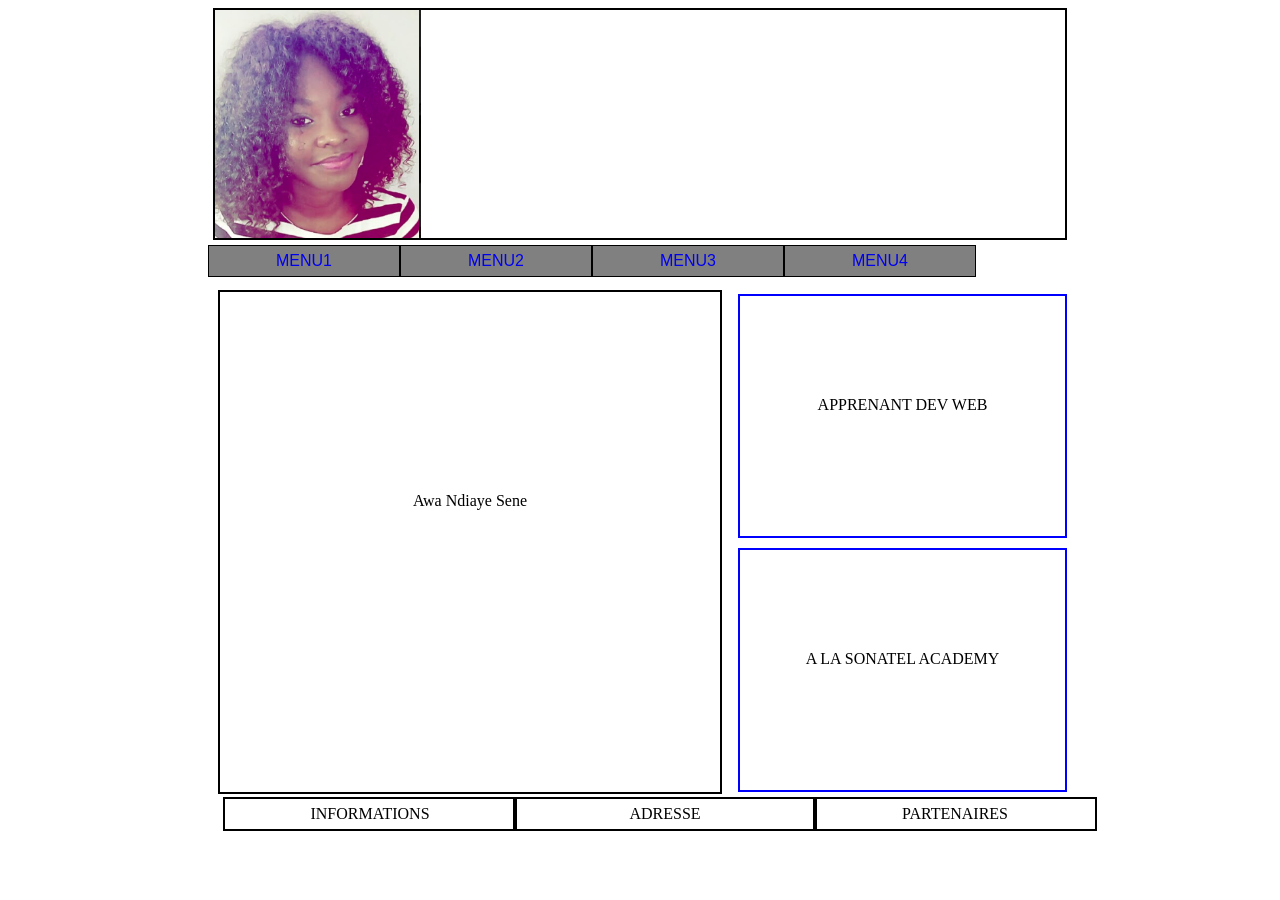
<file: projet1div/tuto1.html>
<html>
  <head>
        <meta charset="utf-8">
          <meta name="viewport" content="width-device-width, initial-scale=1.0">
    <title>INTRODUCTION SUR HTML</title>
    <link rel="stylesheet" type="text/css"  href="tuto1.css">
  </head>
  <body>
      <div id="nav">
            <div id="tete"><img class="photo" src="cv1.png" alt="myself">
            </div>


            <div id="menu"> 
                <ul>
                    <li >
                            <a href="#">MENU1</a>
                            <ul>
                                <li><a href="#">Sous Menu 1</a></li>
                                <li><a href="#">Sous Menu 2</a></li>
                                <li><a href="#">Sous Menu 3</a></li>
                                <li><a href="#">Sous Menu 4</a></li>
                            </ul>
                    </li>
                    <li>
                            <a href="#">MENU2</a>
                            <ul>
                                <li><a href="#">Sous Menu 1</a></li>
                                <li><a href="#">Sous Menu 2</a></li>
                                <li><a href="#">Sous Menu 3</a></li>
                                <li><a href="#">Sous Menu 4</a></li>
                            </ul>
                    </li>
                    <li>
                            <a href="#">MENU3</a>
                            <ul>
                                <li><a href="#">Sous Menu 1</a></li>
                                <li><a href="#">Sous Menu 2</a></li>
                                <li><a href="#">Sous Menu 3</a></li>
                                <li><a href="#">Sous Menu 4</a></li>
                            </ul>
                    </li>
                    <li>
                            <a href="#">MENU4</a>
                            <ul>
                                <li><a href="#">Sous Menu 1</a></li>
                                <li><a href="#">Sous Menu 2</a></li>
                                <li><a href="#">Sous Menu 3</a></li>
                                <li><a href="#">Sous Menu 4</a></li>
                            </ul>
                    </li>
                </ul>
            </div>

            <div id="section" >
                <div id="gauche">  <p id="p1">Awa Ndiaye Sene</p> </div>
                <div id="droite1"> <p id="p2">APPRENANT DEV WEB</p> </div>
                <div id="droite2">  <p id="p3">A LA SONATEL ACADEMY</p> </div>


            </div>

            <div id="bas">
                <div id="b1"> ADRESSE</div>
                <div id="b2"> INFORMATIONS</div>
                <div id="b3"> PARTENAIRES</div>
            </div>

      </div>
    
  </body>
</html>
</file>
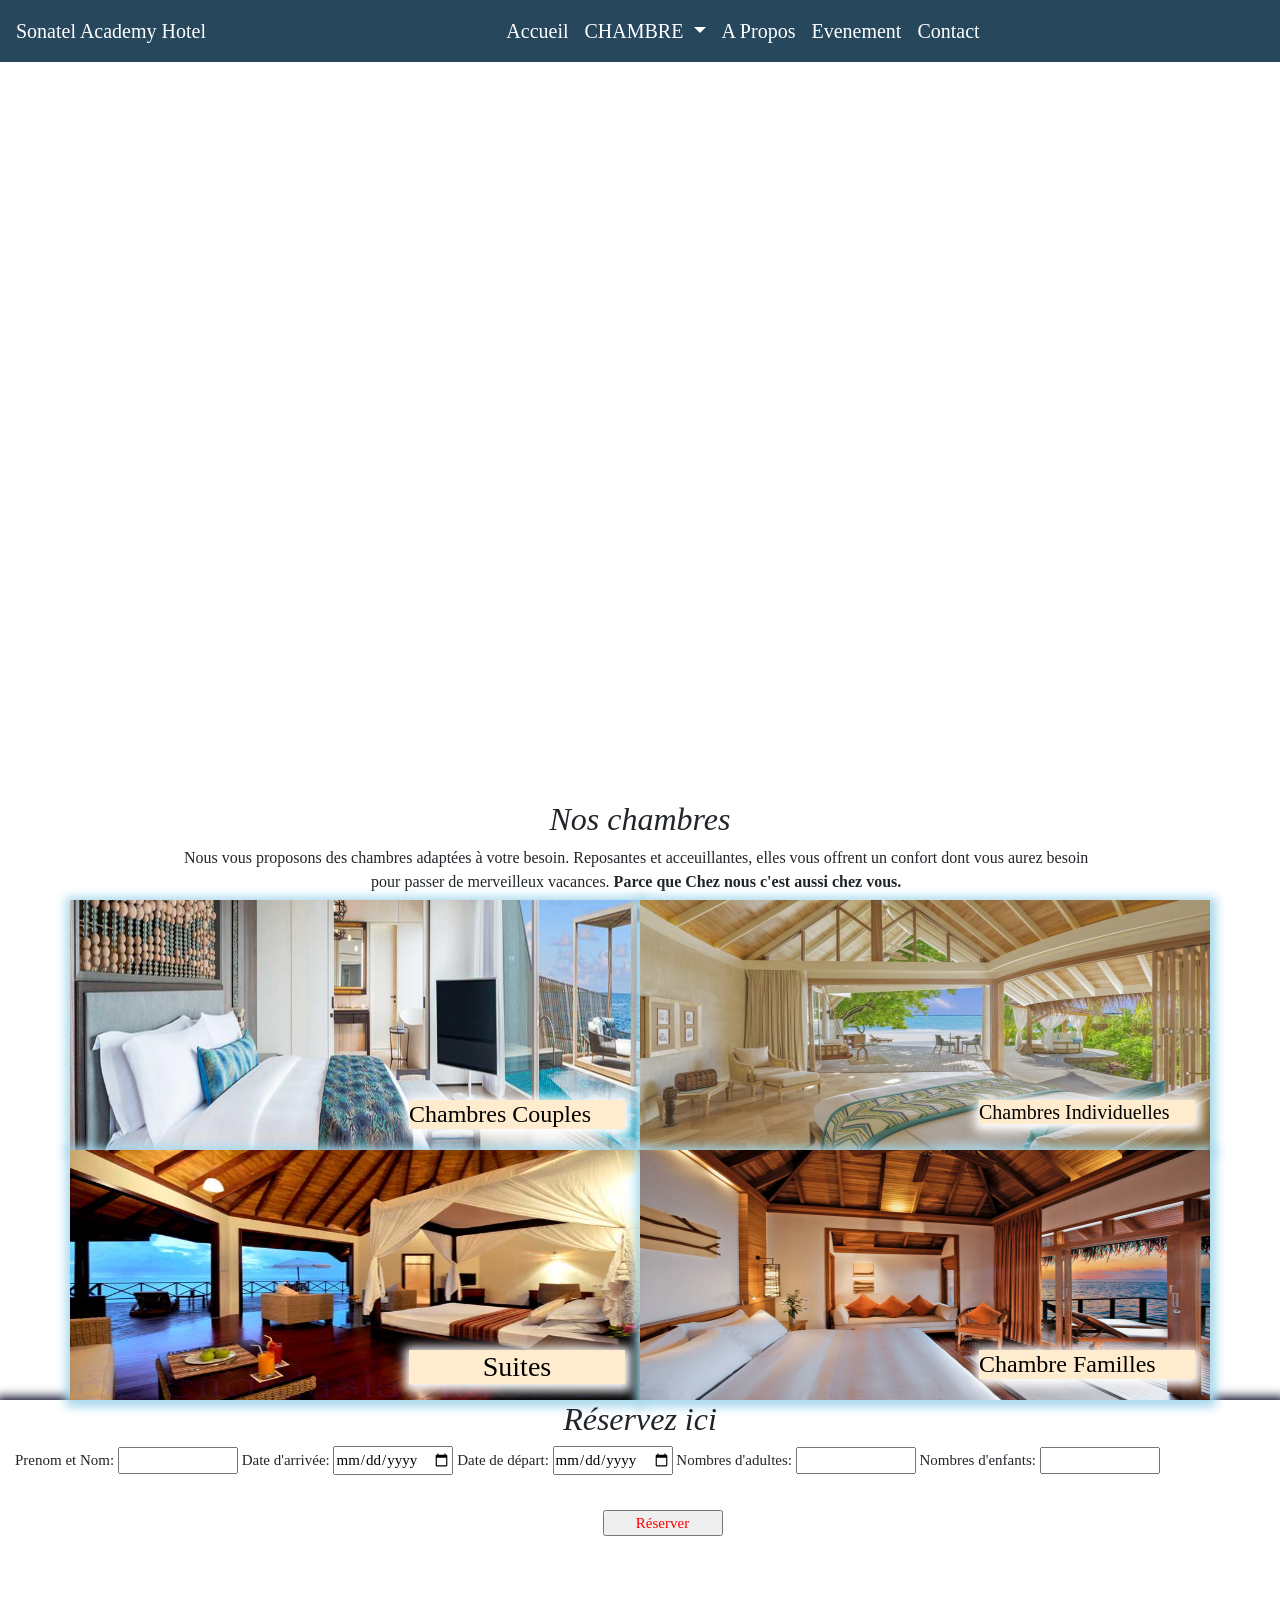
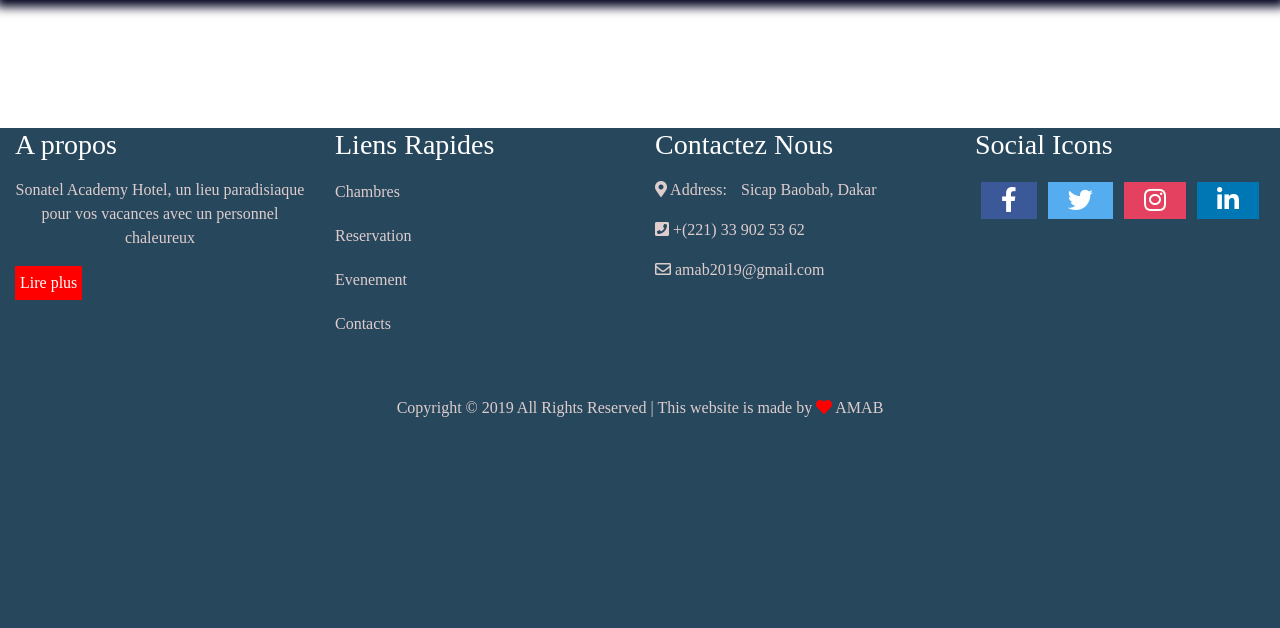
<file: projet2hotel/chambres.html>
<!DOCTYPE html>
<head>
<meta charset="UTF-8">
<meta name="viewport" content="width=device-width, initial-scale=1.0">
<meta http-equiv="X-UA-Compatible" content="ie=edge">
<link rel="stylesheet" href="https://use.fontawesome.com/releases/v5.8.1/css/all.css" integrity="sha384-50oBUHEmvpQ+1lW4y57PTFmhCaXp0ML5d60M1M7uH2+nqUivzIebhndOJK28anvf" crossorigin="anonymous">
<link rel="stylesheet" href="css/css.css">
<link rel="stylesheet" href="css/map.css">
<link rel="stylesheet" href="css/bootstrap.min.css">



<title>Sonatel Academy hotel</title>
</head>
<body>
        <div id="page">
                <header>
                    <nav class="navbar navbar-expand-lg navbar-light  fixed-top header">
                        <a class="navbar-brand" href="index.html" style="color:white">Sonatel Academy Hotel</a>
                            <button class="navbar-toggler" type="button" data-toggle="collapse" data-target="#navbarNavDropdown" aria-controls="navbarNavDropdown" aria-expanded="false" aria-label="Toggle navigation">
                                <span class="navbar-toggler-icon"></span>
                    
                            </button>
                        <div class="collapse navbar-collapse" id="navbarNavDropdown">
                            <ul class="navbar-nav">
                                <li class="nav-item active">
                                    <a class="nav-link" href="index.html" style="color:white">Accueil <span class="sr-only">(current)</span></a>
                                </li>
        
                                <li class="nav-item dropdown">
                                    <a class="nav-link dropdown-toggle" style="color:white" href="chambres.html" id="navbarDropdownMenuLink" role="button" data-toggle="dropdown" aria-haspopup="true" aria-expanded="false">
                                            CHAMBRE
                                    </a>
                                    <div class="dropdown-menu" aria-labelledby="navbarDropdownMenuLink">
                                    <a class="dropdown-item" href="chambres.html" style="color:red; opacity:0.4;">Chambres</a>
                                    <a class="dropdown-item" href="suites.html" >Suites</a>
                                    <a class="dropdown-item" href="individuelles.html" >Chambres Individuelles</a>
                                    <a class="dropdown-item" href="familles.html" >Chambres Familles</a>
                                    <a class="dropdown-item" href="couples.html" >Chambres Couples</a>
                                    </div>
                                </li>
        
                                <li class="nav-item">
                                    <a class="nav-link" href="about.html" style="color:white">A Propos</a>
                                </li>
        
                                <li class="nav-item">
                                    <a class="nav-link" href="evenn.html" style="color:white">Evenement</a>
                                </li>
        
                                <li class="nav-item">
                                <a class="nav-link" href="contact.html" style="color:white">Contact</a>
                                </li>
                            </ul>   
                        </div>
                    </nav>
                </header> 
                
                <section>
            <!-- slider-->
                    <div class="slider">
                        <div class="load">
        
                        </div>
        
                    <div class="content">
                        <div class="principal">
                            <h1>BIENVENUE</h1>
                            <p>Chez Nous, Faites Comme Chez Vous !</p>
                        </div>
                    </div>
                </section>
        <div class="container descriptif">
    <h2 class="titre" >Nos chambres</h2>
    <div class=" row ">
        <p class="col-md-10 noschambres">
        Nous vous proposons des chambres adaptées à votre besoin. 
        Reposantes et acceuillantes, elles vous offrent un confort dont vous aurez
        besoin pour passer de merveilleux vacances. 
        <strong>Parce que Chez nous c'est aussi chez vous.</strong> </p>
    </div>
    
</div>
            <div class="container rooms">
                <div class="row room">  
                    <div class="col-md-6">
                        <img class="text" src="images/couple1.jpg">
                        <h4 class="texte">Chambres Couples</h4>
                    </div>
                    <div class="col-md-6">
                        <img class="text" src="images/individuelle2.jpg">
                        <h5 class="texte">Chambres Individuelles</h5>
                    </div>
                </div>
                    <div class="row room"> 
                            <div class="col-md-6">
                                <img class="text" src="images/suite3.jpg">
                                <h3 class="texte" style="text-align:center">Suites</h3>
                        </div>
                    <div class="col-md-6">
                        <img class="text" src="images/famille4.jpg">
                        <h4 class="texte">Chambre Familles</h4>
                    </div>
                </div>
                    
                
            </div>
        </div>
        <div class="container-fluid reservation">
                <h2 class="titre">Réservez ici</h2>
                <form method="post" action="#">
                    <label for="prenom_nom">Prenom et Nom:</label>
                    <input type="text" name="prenom_nom" id="prenom_nom" class="reserver">
                    <label for="arrivée">Date d'arrivée:</label>
                    <input type="date" name="arrivée" id="arrivée" class="reserver">
                    <label for="départ">Date de départ:</label>
                    <input type="date" name="départ" id="départ" class="reserver">
                    <label for="adulte">Nombres d'adultes:</label>
                    <input type="number" name="adulte" id="adulte" class="reserver">
                    <label for="enfants">Nombres d'enfants:</label>
                    <input type="number" name="enfants" id="enfants" class="reserver"><br>
                    <input type="submit" value="Réserver" id="reserver">
                </form>
            </div>
            <div class="container-fluid pied" >
                <footer >
                        <div class="row">
                                <div class="col-xs-12 col-sm-6 col-md-3 foot1"><h3 class="h3-foot">A propos</h3><p>
                                </p>
                                <div class="box-readmore">
                                    <p style="text-align: center">Sonatel Academy Hotel, un lieu paradisiaque pour vos vacances avec un personnel 
                                        chaleureux
                                    </p>
                                    <button><a href="about.html">Lire plus</a></button>
                                </div>
                            </div>
        
                            <div class="col-xs-12 col-sm-6 col-md-3 foot2"><h3 class="h3-foot">Liens Rapides</h3>
                                <a href="chambres.html">Chambres</a>
                                <a href="chambres.html">Reservation</a>
                                <a href="evenn.html">Evenement</a>
                                <a href="contact.html">Contacts</a>
                            </div>
        
                            <div class="col-xs-12 col-sm-6 col-md-3 foot3" style="background: #27475d;"><h3 class="h3-foot">Contactez Nous</h3>
                                <div class="addressayssat"><p></p><i class="fas fa-map-marker-alt"></i> Address: <a href="https://www.google.com/maps/place/Sonatel+Academy/@14.6861967,-17.4673577,14z/data=!4m8!1m2!2m1!1ssonatel+academy!3m4!1s0x0:0x28904a1f98c71dc5!8m2!3d14.7031961!4d-17.4690557">Sicap Baobab, Dakar</a></p></div>
                                <div class="callawa"><p><i class="fas fa-phone-square"></i> +(221) 33 902 53 62</p></div>
                                <div class="emailmaodo"><p><i class="far fa-envelope"></i><a href="amab2019@gmail.com"> amab2019@gmail.com</a></p></div>
                            </div>
        
                                <div class="col-xs-12 col-sm-6 col-md-3 foot4" style="background: #27475d;">
                                    <div><h3 class="h3-foot">Social Icons</h3></div>
                                        <div class="social-icons">
                                            <ul>
                    
                                                <li><a href="#"><i class="fab fa-facebook-f"></i></a></li>
                                                <li><a href="#"><i class="fab fa-twitter"></i></a></li>
                                                <li><a href="#"><i class="fab fa-instagram"></i></a></li>
                                                <li><a href="#"><i class="fab fa-linkedin-in"></i></a></li>                                 
                                            </ul>
                                        </div>
                                      
                                </div>
                              
                        </div>
                        <div class="copyright" style="background: #27475d;"><p class="droits" style="background: #27475d;">Copyright © 2019 All Rights Reserved | This website is made by <span class="icehearth"> <i class="fas fa-heart"></i></span><span><a href="AMAB"> AMAB</a></span> </p></div>  
                </footer>
            </div>
            </div>    
        
            <script src="https://code.jquery.com/jquery-3.3.1.slim.min.js" integrity="sha384-q8i/X+965DzO0rT7abK41JStQIAqVgRVzpbzo5smXKp4YfRvH+8abtTE1Pi6jizo" crossorigin="anonymous"></script>
            <script src="https://cdnjs.cloudflare.com/ajax/libs/popper.js/1.14.7/umd/popper.min.js" integrity="sha384-UO2eT0CpHqdSJQ6hJty5KVphtPhzWj9WO1clHTMGa3JDZwrnQq4sF86dIHNDz0W1" crossorigin="anonymous"></script>
            <script src="https://stackpath.bootstrapcdn.com/bootstrap/4.3.1/js/bootstrap.min.js" integrity="sha384-JjSmVgyd0p3pXB1rRibZUAYoIIy6OrQ6VrjIEaFf/nJGzIxFDsf4x0xIM+B07jRM" crossorigin="anonymous"></script>
                
            
            </body>
            </html>
</file>
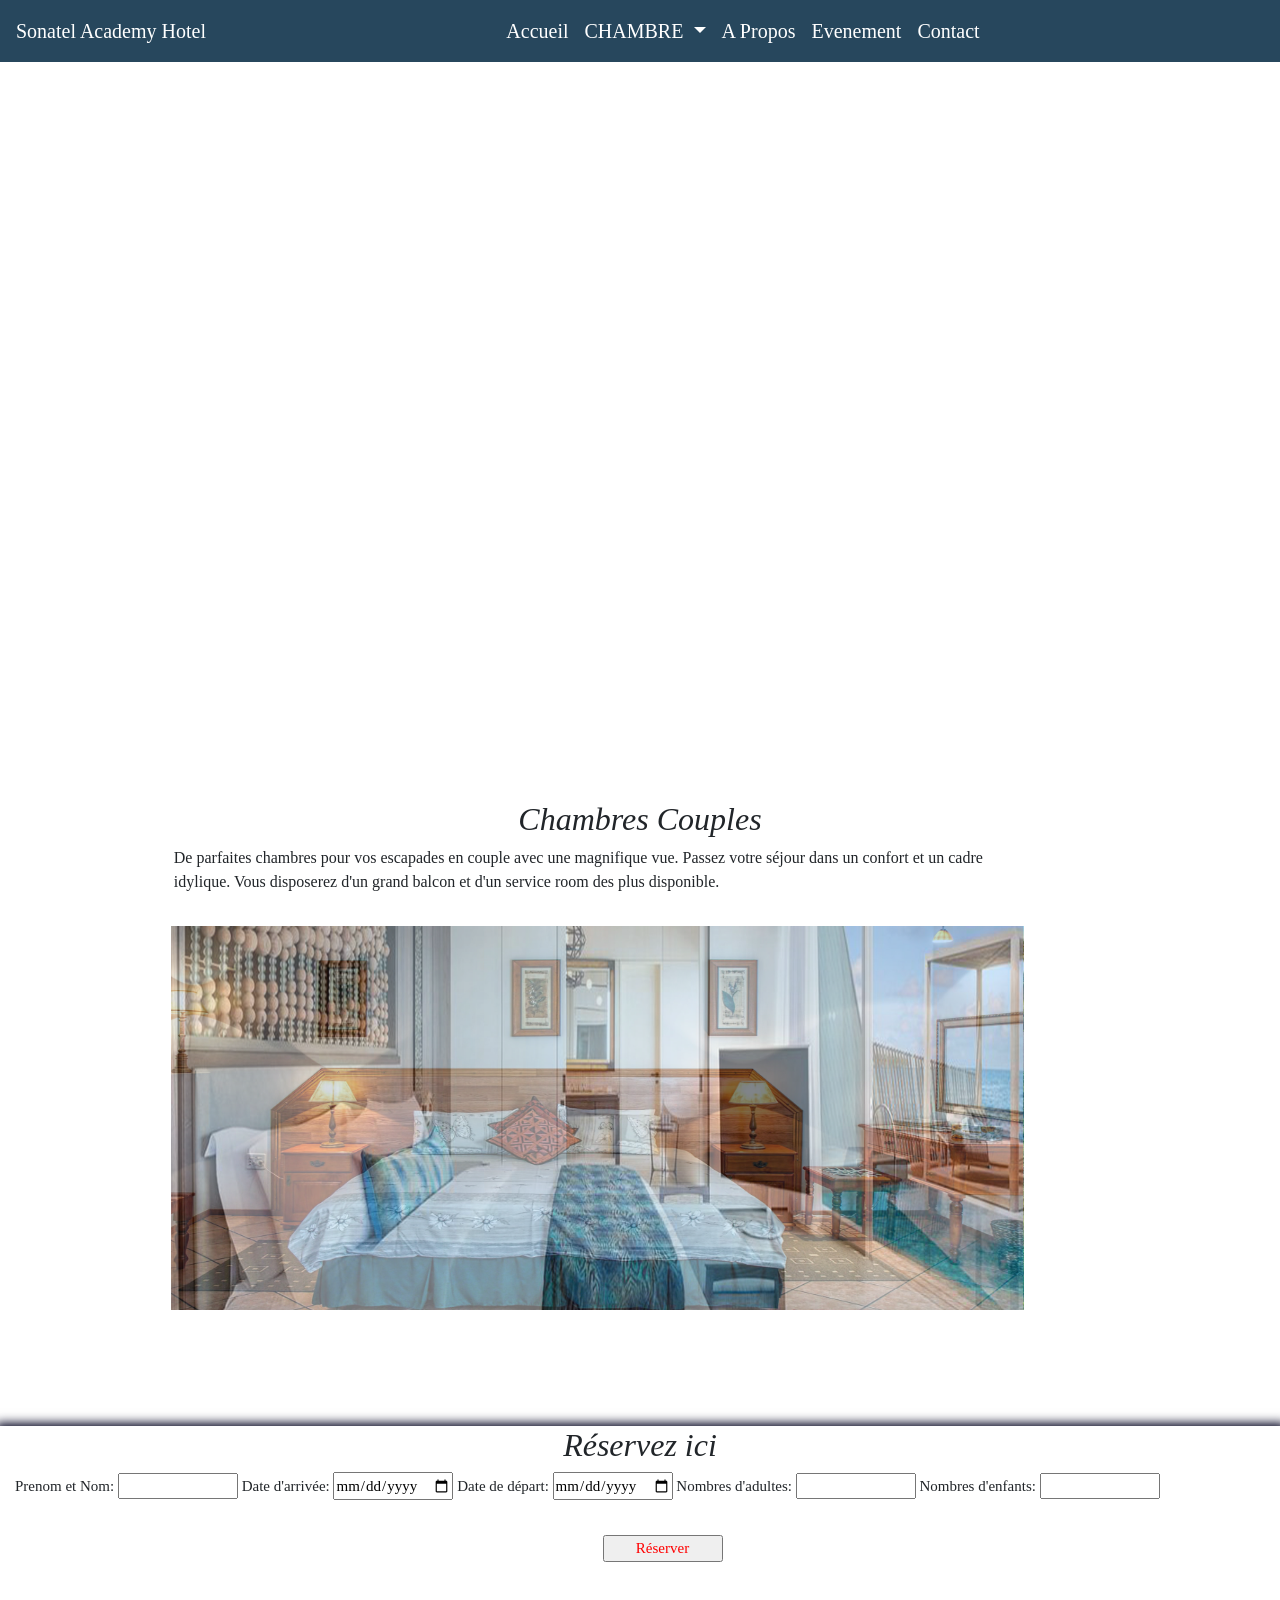
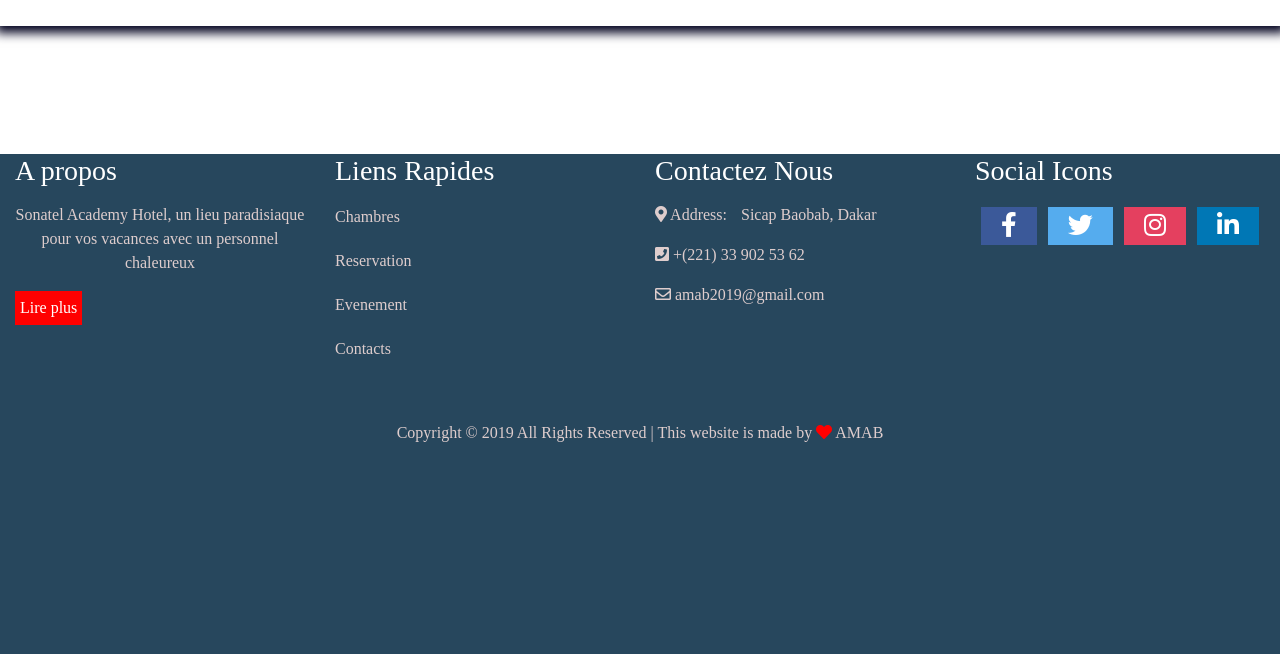
<file: projet2hotel/couples.html>
<!DOCTYPE html>
    <head>
        <meta charset="UTF-8">
        <meta name="viewport" content="width=device-width, initial-scale=1.0">
        <meta http-equiv="X-UA-Compatible" content="ie=edge">
        <link rel="stylesheet" href="https://use.fontawesome.com/releases/v5.8.1/css/all.css" integrity="sha384-50oBUHEmvpQ+1lW4y57PTFmhCaXp0ML5d60M1M7uH2+nqUivzIebhndOJK28anvf" crossorigin="anonymous">
        <link rel="stylesheet" href="css/css.css">
        <link rel="stylesheet" href="css/map.css">
        <link rel="stylesheet" href="css/bootstrap.min.css">
        
    
    
        <title>Sonatel Academy hotel</title>
    </head>
    <body>
            <div id="page">
                    <header>
                        <nav class="navbar navbar-expand-lg navbar-light  fixed-top header">
                            <a class="navbar-brand" href="index.html" style="color:white">Sonatel Academy Hotel</a>
                                <button class="navbar-toggler" type="button" data-toggle="collapse" data-target="#navbarNavDropdown" aria-controls="navbarNavDropdown" aria-expanded="false" aria-label="Toggle navigation">
                                    <span class="navbar-toggler-icon"></span>
                        
                                </button>
                            <div class="collapse navbar-collapse" id="navbarNavDropdown">
                                <ul class="navbar-nav">
                                    <li class="nav-item active">
                                        <a class="nav-link" href="index.html" style="color:white">Accueil <span class="sr-only">(current)</span></a>
                                    </li>
            
                                    <li class="nav-item dropdown">
                                        <a class="nav-link dropdown-toggle" style="color:white" href="chambres.html" id="navbarDropdownMenuLink" role="button" data-toggle="dropdown" aria-haspopup="true" aria-expanded="false">
                                                CHAMBRE
                                        </a>
                                        <div class="dropdown-menu" aria-labelledby="navbarDropdownMenuLink">
                                        <a class="dropdown-item" href="chambres.html" style="color:red; opacity:0.4;">Chambres</a>
                                        <a class="dropdown-item" href="suites.html" >Suites</a>
                                        <a class="dropdown-item" href="individuelles.html" >Chambres Individuelles</a>
                                        <a class="dropdown-item" href="familles.html" >Chambres Familles</a>
                                        <a class="dropdown-item" href="couples.html" >Chambres Couples</a>
                                        </div>
                                    </li>
            
                                    <li class="nav-item">
                                        <a class="nav-link" href="about.html" style="color:white">A Propos</a>
                                    </li>
            
                                    <li class="nav-item">
                                        <a class="nav-link" href="evenn.html" style="color:white">Evenement</a>
                                    </li>
            
                                    <li class="nav-item">
                                    <a class="nav-link" href="contact.html" style="color:white">Contact</a>
                                    </li>
                                </ul>   
                            </div>
                        </nav>
                    </header> 
                    
                    <section>
                <!-- slider-->
                        <div class="slider">
                            <div class="load">
            
                            </div>
            
                        <div class="content">
                            <div class="principal">
                                <h1>BIENVENUE</h1>
                                <p>Chez Nous, Faites Comme Chez Vous !</p>
                            </div>
                        </div>
                    </section>
       
                     <div class="container descriptif">
                    <h2 class="titre">Chambres Couples</h2>
                    <p>De parfaites chambres pour vos escapades en couple avec une magnifique vue.
                        Passez votre séjour dans un confort et un cadre idylique.
                        Vous disposerez d'un grand balcon et d'un service room des plus
                        disponible.


                    </p>
                </div>
                            <div class="container-fluid offres">
                                <div class="row " id="diapo">  
                                    <figure class="col-md-8 ">
                                        <img src="images/couple1.jpg" id="img_4" class="images">
                                        <img src="images/couple2.jpg"  id="img_3" class="images">
                                        <img src="images/couple3.jpg" id="img_2" class="images">
                                        <img src="images/couple4.jpg" id="img_1" class="images">
                                    </figure>
                                  
                                </div>
                            </div>
                        </div>
                        <div class="container-fluid reservation">
                            <h2 class="titre">Réservez ici</h2>
                            <form method="post" action="#">
                                <label for="prenom_nom">Prenom et Nom:</label>
                                <input type="text" name="prenom_nom" id="prenom_nom" class="reserver">
                                <label for="arrivée">Date d'arrivée:</label>
                                <input type="date" name="arrivée" id="arrivée" class="reserver">
                                <label for="départ">Date de départ:</label>
                                <input type="date" name="départ" id="départ" class="reserver">
                                <label for="adulte">Nombres d'adultes:</label>
                                <input type="number" name="adulte" id="adulte" class="reserver">
                                <label for="enfants">Nombres d'enfants:</label>
                                <input type="number" name="enfants" id="enfants" class="reserver"><br>
                                <input type="submit" value="Réserver" id="reserver">
                            </form>
                        </div>
                        <div class="container-fluid pied" >
                            <footer >
                                    <div class="row">
                                            <div class="col-xs-12 col-sm-6 col-md-3 foot1"><h3 class="h3-foot">A propos</h3><p>
                                            </p>
                                            <div class="box-readmore">
                                                <p style="text-align: center">Sonatel Academy Hotel, un lieu paradisiaque pour vos vacances avec un personnel 
                                                    chaleureux
                                                </p>
                                                <button><a href="about.html">Lire plus</a></button>
                                            </div>
                                        </div>
                    
                                        <div class="col-xs-12 col-sm-6 col-md-3 foot2"><h3 class="h3-foot">Liens Rapides</h3>
                                            <a href="chambres.html">Chambres</a>
                                            <a href="chambres.html">Reservation</a>
                                            <a href="evenn.html">Evenement</a>
                                            <a href="contact.html">Contacts</a>
                                        </div>
                    
                                        <div class="col-xs-12 col-sm-6 col-md-3 foot3" style="background: #27475d;"><h3 class="h3-foot">Contactez Nous</h3>
                                            <div class="addressayssat"><p></p><i class="fas fa-map-marker-alt"></i> Address: <a href="https://www.google.com/maps/place/Sonatel+Academy/@14.6861967,-17.4673577,14z/data=!4m8!1m2!2m1!1ssonatel+academy!3m4!1s0x0:0x28904a1f98c71dc5!8m2!3d14.7031961!4d-17.4690557">Sicap Baobab, Dakar</a></p></div>
                                            <div class="callawa"><p><i class="fas fa-phone-square"></i> +(221) 33 902 53 62</p></div>
                                            <div class="emailmaodo"><p><i class="far fa-envelope"></i><a href="amab2019@gmail.com"> amab2019@gmail.com</a></p></div>
                                        </div>
                    
                                            <div class="col-xs-12 col-sm-6 col-md-3 foot4" style="background: #27475d;">
                                                <div><h3 class="h3-foot">Social Icons</h3></div>
                                                    <div class="social-icons">
                                                        <ul>
                                
                                                            <li><a href="#"><i class="fab fa-facebook-f"></i></a></li>
                                                            <li><a href="#"><i class="fab fa-twitter"></i></a></li>
                                                            <li><a href="#"><i class="fab fa-instagram"></i></a></li>
                                                            <li><a href="#"><i class="fab fa-linkedin-in"></i></a></li>                                 
                                                        </ul>
                                                    </div>
                                                  
                                            </div>
                                          
                                    </div>
                                    <div class="copyright" style="background: #27475d;"><p class="droits" style="background: #27475d;">Copyright © 2019 All Rights Reserved | This website is made by <span class="icehearth"> <i class="fas fa-heart"></i></span><span><a href="AMAB"> AMAB</a></span> </p></div>  
                            </footer>
                        </div>
                        </div>    
                    
                        <script src="https://code.jquery.com/jquery-3.3.1.slim.min.js" integrity="sha384-q8i/X+965DzO0rT7abK41JStQIAqVgRVzpbzo5smXKp4YfRvH+8abtTE1Pi6jizo" crossorigin="anonymous"></script>
                        <script src="https://cdnjs.cloudflare.com/ajax/libs/popper.js/1.14.7/umd/popper.min.js" integrity="sha384-UO2eT0CpHqdSJQ6hJty5KVphtPhzWj9WO1clHTMGa3JDZwrnQq4sF86dIHNDz0W1" crossorigin="anonymous"></script>
                        <script src="https://stackpath.bootstrapcdn.com/bootstrap/4.3.1/js/bootstrap.min.js" integrity="sha384-JjSmVgyd0p3pXB1rRibZUAYoIIy6OrQ6VrjIEaFf/nJGzIxFDsf4x0xIM+B07jRM" crossorigin="anonymous"></script>
                            
                            <script src="js/jquery-3.3.1.js"></script>
                            <script src="js/script.js"></script>  
    
</body>
                        </html>
</file>
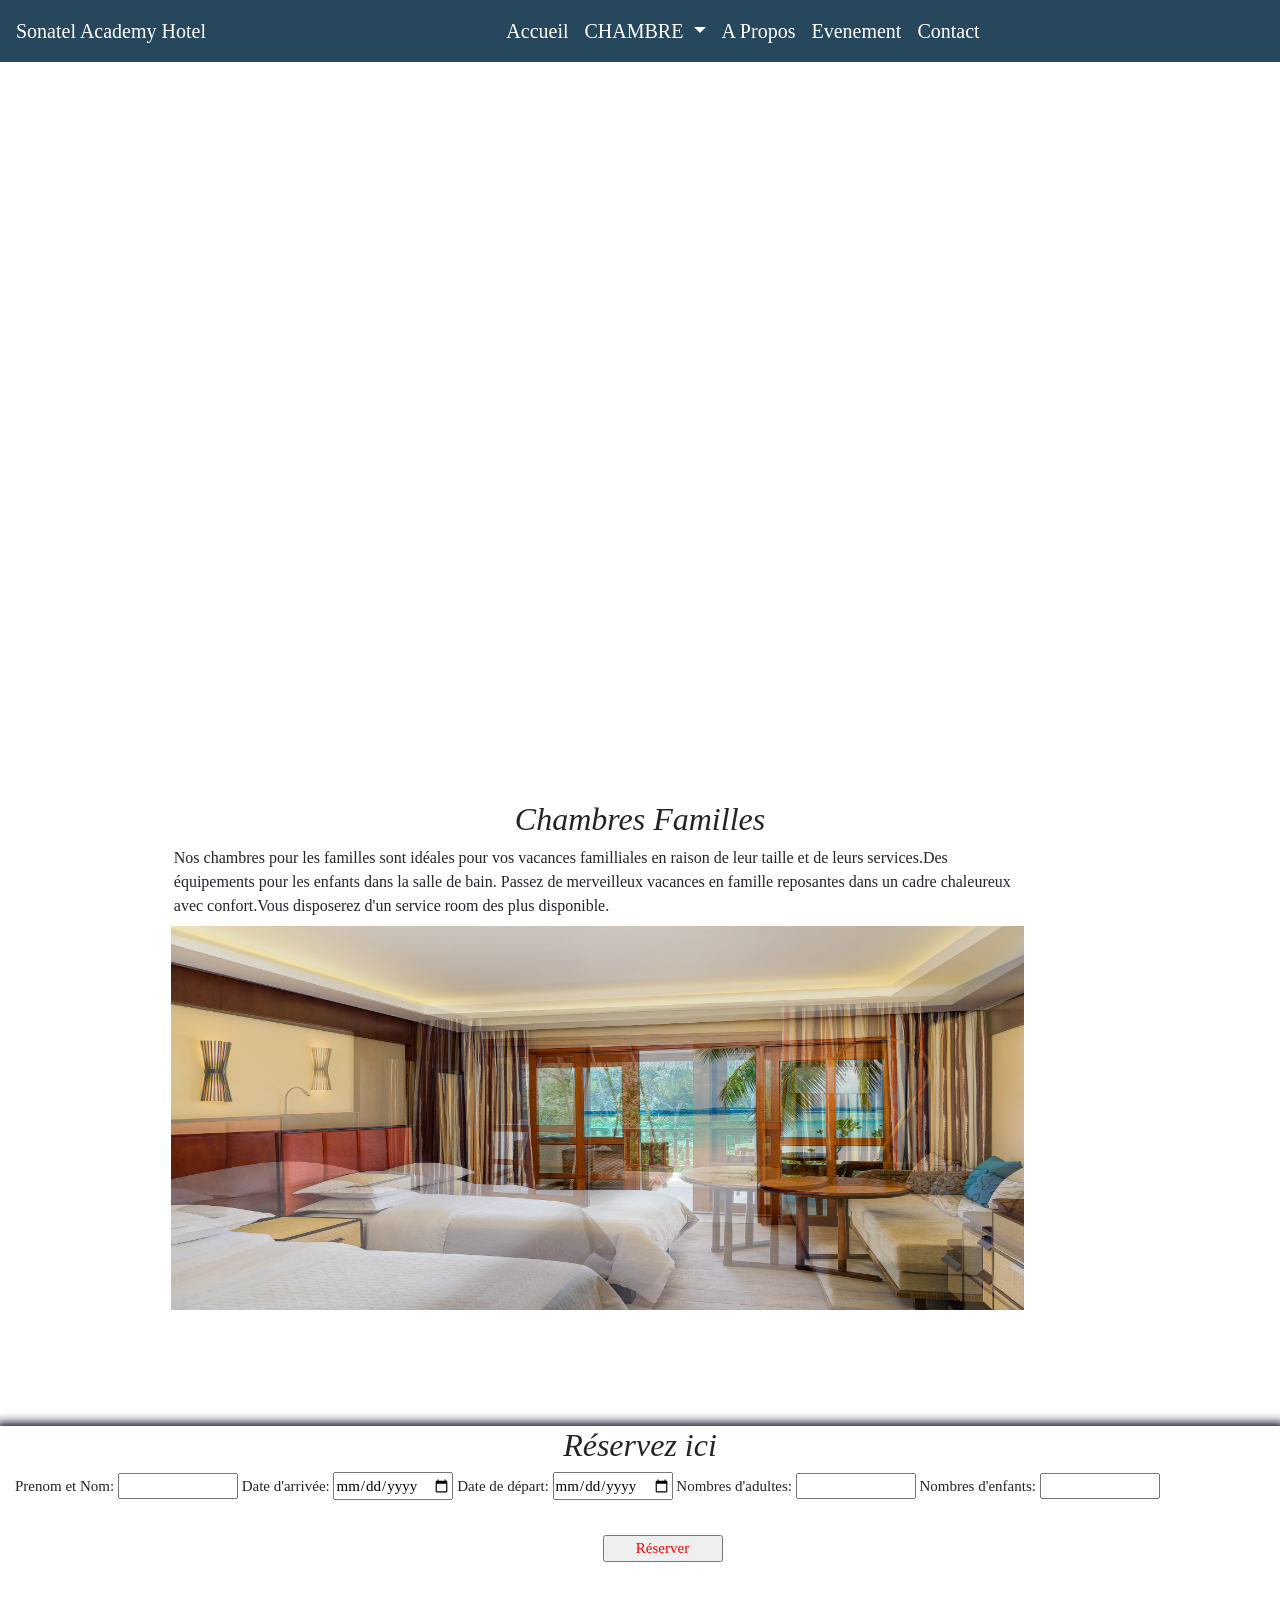
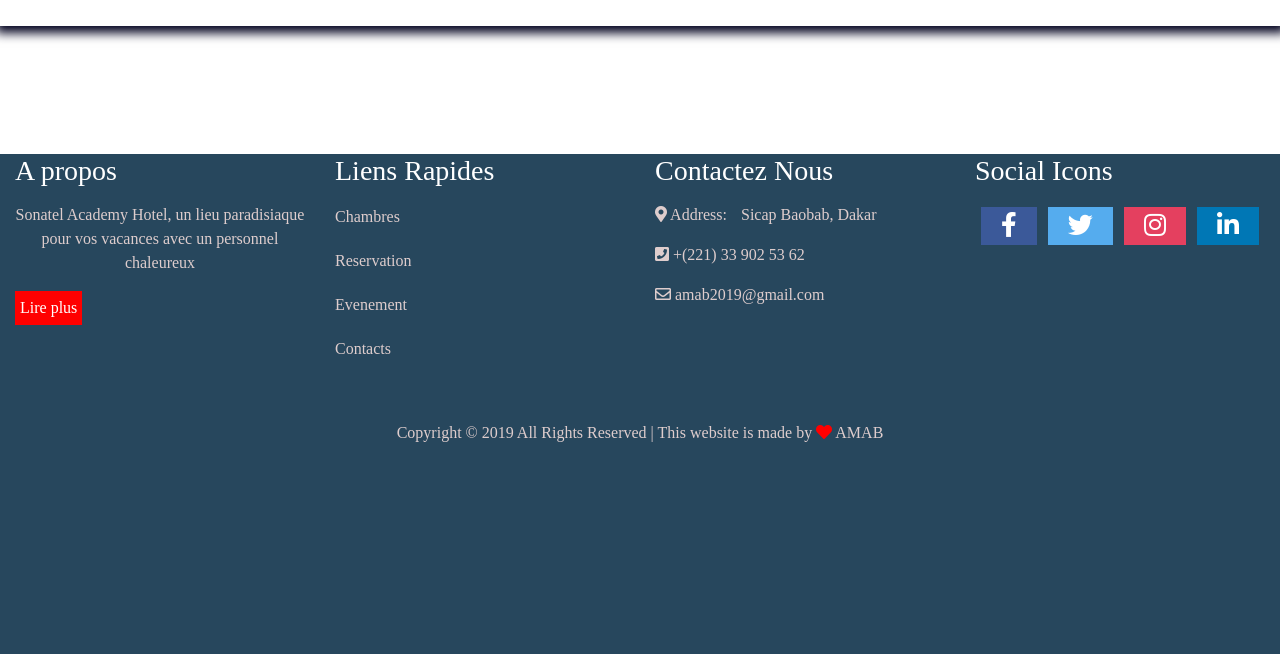
<file: projet2hotel/familles.html>
<!DOCTYPE html>
    <head>
        <meta charset="UTF-8">
        <meta name="viewport" content="width=device-width, initial-scale=1.0">
        <meta http-equiv="X-UA-Compatible" content="ie=edge">
        <link rel="stylesheet" href="https://use.fontawesome.com/releases/v5.8.1/css/all.css" integrity="sha384-50oBUHEmvpQ+1lW4y57PTFmhCaXp0ML5d60M1M7uH2+nqUivzIebhndOJK28anvf" crossorigin="anonymous">
        <link rel="stylesheet" href="css/css.css">
        <link rel="stylesheet" href="css/map.css">
        <link rel="stylesheet" href="css/bootstrap.min.css">
       
    
    
        <title>Sonatel Academy hotel</title>
    </head>
    <body>
            <div id="page">
                    <header>
                        <nav class="navbar navbar-expand-lg navbar-light  fixed-top header">
                            <a class="navbar-brand" href="index.html" style="color:white">Sonatel Academy Hotel</a>
                                <button class="navbar-toggler" type="button" data-toggle="collapse" data-target="#navbarNavDropdown" aria-controls="navbarNavDropdown" aria-expanded="false" aria-label="Toggle navigation">
                                    <span class="navbar-toggler-icon"></span>
                        
                                </button>
                            <div class="collapse navbar-collapse" id="navbarNavDropdown">
                                <ul class="navbar-nav">
                                    <li class="nav-item active">
                                        <a class="nav-link" href="index.html" style="color:white">Accueil <span class="sr-only">(current)</span></a>
                                    </li>
            
                                    <li class="nav-item dropdown">
                                        <a class="nav-link dropdown-toggle" style="color:white" href="chambres.html" id="navbarDropdownMenuLink" role="button" data-toggle="dropdown" aria-haspopup="true" aria-expanded="false">
                                                CHAMBRE
                                        </a>
                                        <div class="dropdown-menu" aria-labelledby="navbarDropdownMenuLink">
                                        <a class="dropdown-item" href="chambres.html" style="color:red; opacity:0.4;">Chambres</a>
                                        <a class="dropdown-item" href="suites.html" >Suites</a>
                                        <a class="dropdown-item" href="individuelles.html" >Chambres Individuelles</a>
                                        <a class="dropdown-item" href="familles.html" >Chambres Familles</a>
                                        <a class="dropdown-item" href="couples.html" >Chambres Couples</a>
                                        </div>
                                    </li>
            
                                    <li class="nav-item">
                                        <a class="nav-link" href="about.html" style="color:white">A Propos</a>
                                    </li>
            
                                    <li class="nav-item">
                                        <a class="nav-link" href="evenn.html" style="color:white">Evenement</a>
                                    </li>
            
                                    <li class="nav-item">
                                    <a class="nav-link" href="contact.html" style="color:white">Contact</a>
                                    </li>
                                </ul>   
                            </div>
                        </nav>
                    </header> 
                    
                    <section>
                <!-- slider-->
                        <div class="slider">
                            <div class="load">
            
                            </div>
            
                        <div class="content">
                            <div class="principal">
                                <h1>BIENVENUE</h1>
                                <p>Chez Nous, Faites Comme Chez Vous !</p>
                            </div>
                        </div>
                    </section>
           
        
                     <div class="container descriptif">
                    <h2 class="titre">Chambres Familles</h2>
                    <p>
                        Nos chambres pour les familles sont idéales pour vos vacances familliales en raison de
                        leur taille et de leurs services.Des équipements pour les enfants dans 
                        la salle de bain. Passez de merveilleux vacances en famille reposantes dans un cadre 
                        chaleureux avec confort.Vous disposerez d'un service room des plus
                        disponible.
                    </p>
                </div>
                            <div class="container-fluid offres">
                                <div class="row " id="diapo">  
                                    <figure class="col-md-8 ">
                                        <img src="images/famille1.jpg" id="img_4" class="images">
                                        <img src="images/famille2.jpg"  id="img_3" class="images">
                                        <img src="images/famille3.jpg" id="img_2" class="images">
                                        <img src="images/famille4.jpg" id="img_1" class="images">
                                    </figure>
                                  
                                </div>
                            </div>
                        </div>
                        <div class="container-fluid reservation">
                            <h2 class="titre">Réservez ici</h2>
                            <form method="post" action="#">
                                <label for="prenom_nom">Prenom et Nom:</label>
                                <input type="text" name="prenom_nom" id="prenom_nom" class="reserver">
                                <label for="arrivée">Date d'arrivée:</label>
                                <input type="date" name="arrivée" id="arrivée" class="reserver">
                                <label for="départ">Date de départ:</label>
                                <input type="date" name="départ" id="départ" class="reserver">
                                <label for="adulte">Nombres d'adultes:</label>
                                <input type="number" name="adulte" id="adulte" class="reserver">
                                <label for="enfants">Nombres d'enfants:</label>
                                <input type="number" name="enfants" id="enfants" class="reserver"><br>
                                <input type="submit" value="Réserver" id="reserver">
                            </form>
                        </div>
    
    
                        <div class="container-fluid pied" >
                            <footer >
                                    <div class="row">
                                            <div class="col-xs-12 col-sm-6 col-md-3 foot1"><h3 class="h3-foot">A propos</h3><p>
                                            </p>
                                            <div class="box-readmore">
                                                <p style="text-align: center">Sonatel Academy Hotel, un lieu paradisiaque pour vos vacances avec un personnel 
                                                    chaleureux
                                                </p>
                                                <button><a href="about.html">Lire plus</a></button>
                                            </div>
                                        </div>
                    
                                        <div class="col-xs-12 col-sm-6 col-md-3 foot2"><h3 class="h3-foot">Liens Rapides</h3>
                                            <a href="chambres.html">Chambres</a>
                                            <a href="chambres.html">Reservation</a>
                                            <a href="evenn.html">Evenement</a>
                                            <a href="contact.html">Contacts</a>
                                        </div>
                    
                                        <div class="col-xs-12 col-sm-6 col-md-3 foot3" style="background: #27475d;"><h3 class="h3-foot">Contactez Nous</h3>
                                            <div class="addressayssat"><p></p><i class="fas fa-map-marker-alt"></i> Address: <a href="https://www.google.com/maps/place/Sonatel+Academy/@14.6861967,-17.4673577,14z/data=!4m8!1m2!2m1!1ssonatel+academy!3m4!1s0x0:0x28904a1f98c71dc5!8m2!3d14.7031961!4d-17.4690557">Sicap Baobab, Dakar</a></p></div>
                                            <div class="callawa"><p><i class="fas fa-phone-square"></i> +(221) 33 902 53 62</p></div>
                                            <div class="emailmaodo"><p><i class="far fa-envelope"></i><a href="amab2019@gmail.com"> amab2019@gmail.com</a></p></div>
                                        </div>
                    
                                            <div class="col-xs-12 col-sm-6 col-md-3 foot4" style="background: #27475d;">
                                                <div><h3 class="h3-foot">Social Icons</h3></div>
                                                    <div class="social-icons">
                                                        <ul>
                                
                                                            <li><a href="#"><i class="fab fa-facebook-f"></i></a></li>
                                                            <li><a href="#"><i class="fab fa-twitter"></i></a></li>
                                                            <li><a href="#"><i class="fab fa-instagram"></i></a></li>
                                                            <li><a href="#"><i class="fab fa-linkedin-in"></i></a></li>                                 
                                                        </ul>
                                                    </div>
                                                  
                                            </div>
                                          
                                    </div>
                                    <div class="copyright" style="background: #27475d;"><p class="droits" style="background: #27475d;">Copyright © 2019 All Rights Reserved | This website is made by <span class="icehearth"> <i class="fas fa-heart"></i></span><span><a href="AMAB"> AMAB</a></span> </p></div>  
                            </footer>
                        </div>
                        </div>    
                    
                        <script src="https://code.jquery.com/jquery-3.3.1.slim.min.js" integrity="sha384-q8i/X+965DzO0rT7abK41JStQIAqVgRVzpbzo5smXKp4YfRvH+8abtTE1Pi6jizo" crossorigin="anonymous"></script>
                        <script src="https://cdnjs.cloudflare.com/ajax/libs/popper.js/1.14.7/umd/popper.min.js" integrity="sha384-UO2eT0CpHqdSJQ6hJty5KVphtPhzWj9WO1clHTMGa3JDZwrnQq4sF86dIHNDz0W1" crossorigin="anonymous"></script>
                        <script src="https://stackpath.bootstrapcdn.com/bootstrap/4.3.1/js/bootstrap.min.js" integrity="sha384-JjSmVgyd0p3pXB1rRibZUAYoIIy6OrQ6VrjIEaFf/nJGzIxFDsf4x0xIM+B07jRM" crossorigin="anonymous"></script>
                            
                            <script src="js/jquery-3.3.1.js"></script>
                            <script src="js/script.js"></script>
                        </body>
                        </html>
</file>
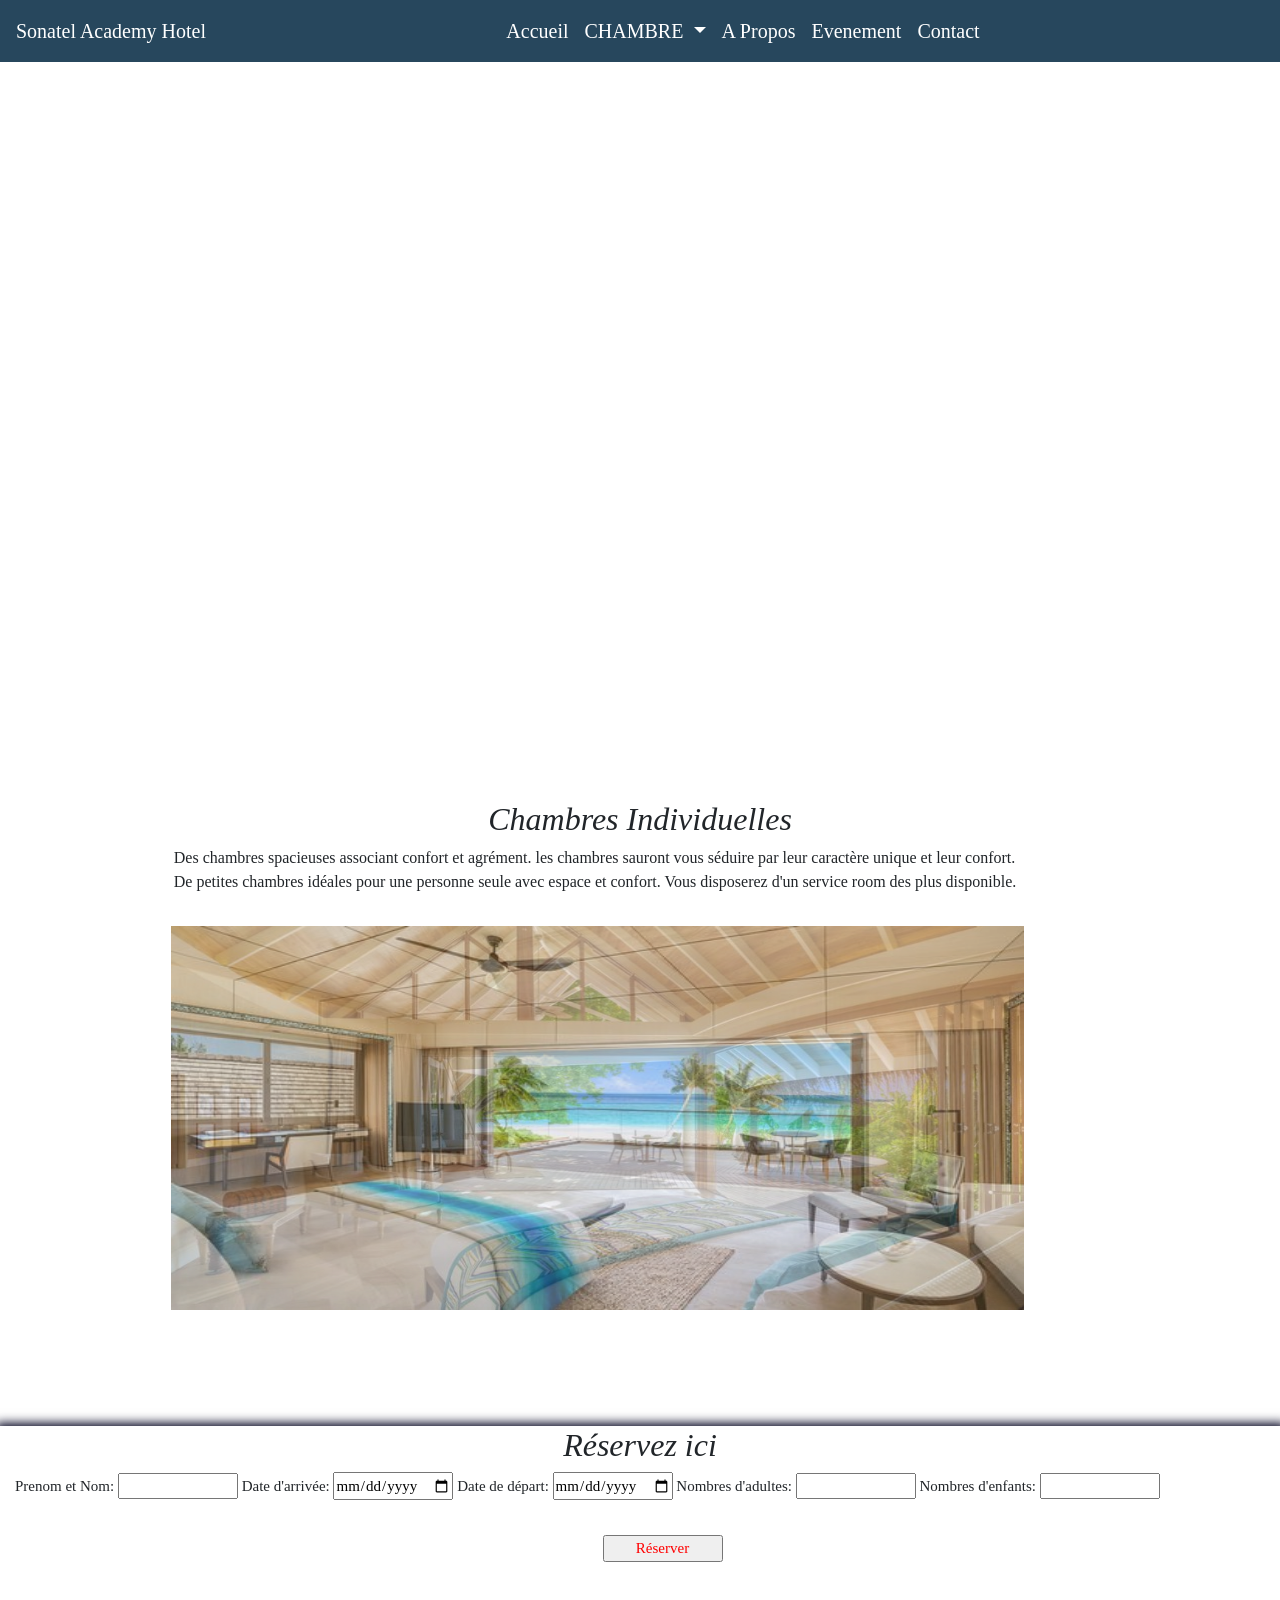
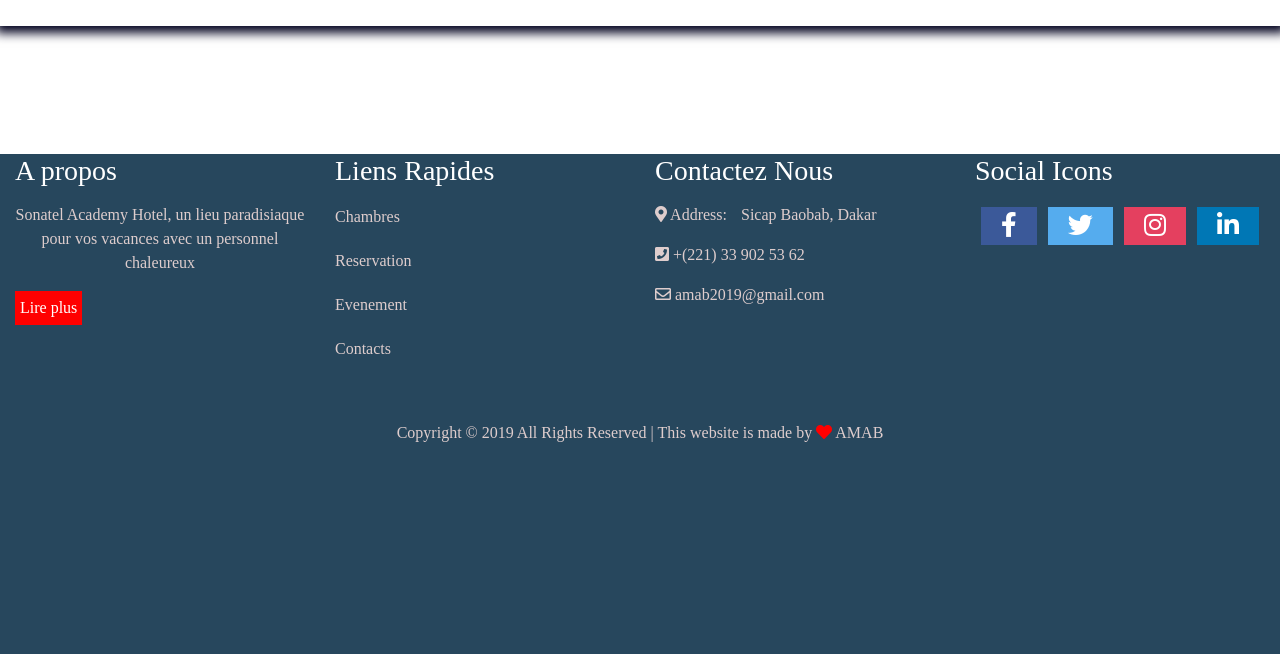
<file: projet2hotel/individuelles.html>
<!DOCTYPE html>
    <head>
        <meta charset="UTF-8">
        <meta name="viewport" content="width=device-width, initial-scale=1.0">
        <meta http-equiv="X-UA-Compatible" content="ie=edge">
        <link rel="stylesheet" href="https://use.fontawesome.com/releases/v5.8.1/css/all.css" integrity="sha384-50oBUHEmvpQ+1lW4y57PTFmhCaXp0ML5d60M1M7uH2+nqUivzIebhndOJK28anvf" crossorigin="anonymous">
        <link rel="stylesheet" href="css/css.css">
        <link rel="stylesheet" href="css/map.css">
        <link rel="stylesheet" href="css/bootstrap.min.css">
       
    
    
        <title>Sonatel Academy hotel</title>
</head>
<body>
        <div id="page">
                <header>
                    <nav class="navbar navbar-expand-lg navbar-light  fixed-top header">
                        <a class="navbar-brand" href="index.html" style="color:white">Sonatel Academy Hotel</a>
                            <button class="navbar-toggler" type="button" data-toggle="collapse" data-target="#navbarNavDropdown" aria-controls="navbarNavDropdown" aria-expanded="false" aria-label="Toggle navigation">
                                <span class="navbar-toggler-icon"></span>
                    
                            </button>
                        <div class="collapse navbar-collapse" id="navbarNavDropdown">
                            <ul class="navbar-nav">
                                <li class="nav-item active">
                                    <a class="nav-link" href="index.html" style="color:white">Accueil <span class="sr-only">(current)</span></a>
                                </li>
        
                                <li class="nav-item dropdown">
                                    <a class="nav-link dropdown-toggle" style="color:white" href="chambres.html" id="navbarDropdownMenuLink" role="button" data-toggle="dropdown" aria-haspopup="true" aria-expanded="false">
                                            CHAMBRE
                                    </a>
                                    <div class="dropdown-menu" aria-labelledby="navbarDropdownMenuLink">
                                    <a class="dropdown-item" href="chambres.html" style="color:red; opacity:0.4;">Chambres</a>
                                    <a class="dropdown-item" href="suites.html" >Suites</a>
                                    <a class="dropdown-item" href="individuelles.html" >Chambres Individuelles</a>
                                    <a class="dropdown-item" href="familles.html" >Chambres Familles</a>
                                    <a class="dropdown-item" href="couples.html" >Chambres Couples</a>
                                    </div>
                                </li>
        
                                <li class="nav-item">
                                    <a class="nav-link" href="about.html" style="color:white">A Propos</a>
                                </li>
        
                                <li class="nav-item">
                                    <a class="nav-link" href="evenn.html" style="color:white">Evenement</a>
                                </li>
        
                                <li class="nav-item">
                                <a class="nav-link" href="contact.html" style="color:white">Contact</a>
                                </li>
                            </ul>   
                        </div>
                    </nav>
                </header> 
                
                <section>
            <!-- slider-->
                    <div class="slider">
                        <div class="load">
        
                        </div>
        
                    <div class="content">
                        <div class="principal">
                            <h1>BIENVENUE</h1>
                            <p>Chez Nous, Faites Comme Chez Vous !</p>
                        </div>
                    </div>
                </section>
    
                 <div class="container descriptif">
                <h2 class="titre">Chambres Individuelles</h2>
                <p>Des chambres spacieuses associant confort et agrément.
                les chambres sauront vous séduire par leur caractère unique et leur confort.
               De petites chambres idéales pour une personne seule avec espace et confort.
               Vous disposerez d'un service room des plus disponible.
                </p>
            </div>
                        <div class="container-fluid offres">
                            <div class="row " id="diapo">  
                                <figure class="col-md-8 ">
                                    <img src="images/individuelle1.jpg" id="img_4" class="images">
                                    <img src="images/individuelle2.jpg"  id="img_3" class="images">
                                    <img src="images/individuelle3.jpg" id="img_2" class="images">
                                    <img src="images/individuelle4.jpg" id="img_1" class="images">
                                </figure>
                              
                            </div>
                        </div>
                    </div>
                    <div class="container-fluid reservation">
                        <h2 class="titre">Réservez ici</h2>
                        <form method="post" action="#">
                            <label for="prenom_nom">Prenom et Nom:</label>
                            <input type="text" name="prenom_nom" id="prenom_nom" class="reserver">
                            <label for="arrivée">Date d'arrivée:</label>
                            <input type="date" name="arrivée" id="arrivée" class="reserver">
                            <label for="départ">Date de départ:</label>
                            <input type="date" name="départ" id="départ" class="reserver">
                            <label for="adulte">Nombres d'adultes:</label>
                            <input type="number" name="adulte" id="adulte" class="reserver">
                            <label for="enfants">Nombres d'enfants:</label>
                            <input type="number" name="enfants" id="enfants" class="reserver"><br>
                            <input type="submit" value="Réserver" id="reserver">
                        </form>
                    </div>


                    <div class="container-fluid pied" >
                        <footer >
                                <div class="row">
                                        <div class="col-xs-12 col-sm-6 col-md-3 foot1"><h3 class="h3-foot">A propos</h3><p>
                                        </p>
                                        <div class="box-readmore">
                                            <p style="text-align: center">Sonatel Academy Hotel, un lieu paradisiaque pour vos vacances avec un personnel 
                                                chaleureux
                                            </p>
                                            <button><a href="about.html">Lire plus</a></button>
                                        </div>
                                    </div>
                
                                    <div class="col-xs-12 col-sm-6 col-md-3 foot2"><h3 class="h3-foot">Liens Rapides</h3>
                                        <a href="chambres.html">Chambres</a>
                                        <a href="chambres.html">Reservation</a>
                                        <a href="evenn.html">Evenement</a>
                                        <a href="contact.html">Contacts</a>
                                    </div>
                
                                    <div class="col-xs-12 col-sm-6 col-md-3 foot3" style="background: #27475d;"><h3 class="h3-foot">Contactez Nous</h3>
                                        <div class="addressayssat"><p></p><i class="fas fa-map-marker-alt"></i> Address: <a href="https://www.google.com/maps/place/Sonatel+Academy/@14.6861967,-17.4673577,14z/data=!4m8!1m2!2m1!1ssonatel+academy!3m4!1s0x0:0x28904a1f98c71dc5!8m2!3d14.7031961!4d-17.4690557">Sicap Baobab, Dakar</a></p></div>
                                        <div class="callawa"><p><i class="fas fa-phone-square"></i> +(221) 33 902 53 62</p></div>
                                        <div class="emailmaodo"><p><i class="far fa-envelope"></i><a href="amab2019@gmail.com"> amab2019@gmail.com</a></p></div>
                                    </div>
                
                                        <div class="col-xs-12 col-sm-6 col-md-3 foot4" style="background: #27475d;">
                                            <div><h3 class="h3-foot">Social Icons</h3></div>
                                                <div class="social-icons">
                                                    <ul>
                            
                                                        <li><a href="#"><i class="fab fa-facebook-f"></i></a></li>
                                                        <li><a href="#"><i class="fab fa-twitter"></i></a></li>
                                                        <li><a href="#"><i class="fab fa-instagram"></i></a></li>
                                                        <li><a href="#"><i class="fab fa-linkedin-in"></i></a></li>                                 
                                                    </ul>
                                                </div>
                                              
                                        </div>
                                      
                                </div>
                                <div class="copyright" style="background: #27475d;"><p class="droits" style="background: #27475d;">Copyright © 2019 All Rights Reserved | This website is made by <span class="icehearth"> <i class="fas fa-heart"></i></span><span><a href="AMAB"> AMAB</a></span> </p></div>  
                        </footer>
                    </div>
                    </div>    
                
                    <script src="https://code.jquery.com/jquery-3.3.1.slim.min.js" integrity="sha384-q8i/X+965DzO0rT7abK41JStQIAqVgRVzpbzo5smXKp4YfRvH+8abtTE1Pi6jizo" crossorigin="anonymous"></script>
                    <script src="https://cdnjs.cloudflare.com/ajax/libs/popper.js/1.14.7/umd/popper.min.js" integrity="sha384-UO2eT0CpHqdSJQ6hJty5KVphtPhzWj9WO1clHTMGa3JDZwrnQq4sF86dIHNDz0W1" crossorigin="anonymous"></script>
                    <script src="https://stackpath.bootstrapcdn.com/bootstrap/4.3.1/js/bootstrap.min.js" integrity="sha384-JjSmVgyd0p3pXB1rRibZUAYoIIy6OrQ6VrjIEaFf/nJGzIxFDsf4x0xIM+B07jRM" crossorigin="anonymous"></script>
                                        
                        <script src="js/jquery-3.3.1.js"></script>
                        <script src="js/script.js"></script>  
                    </body>
                    </html>
</file>
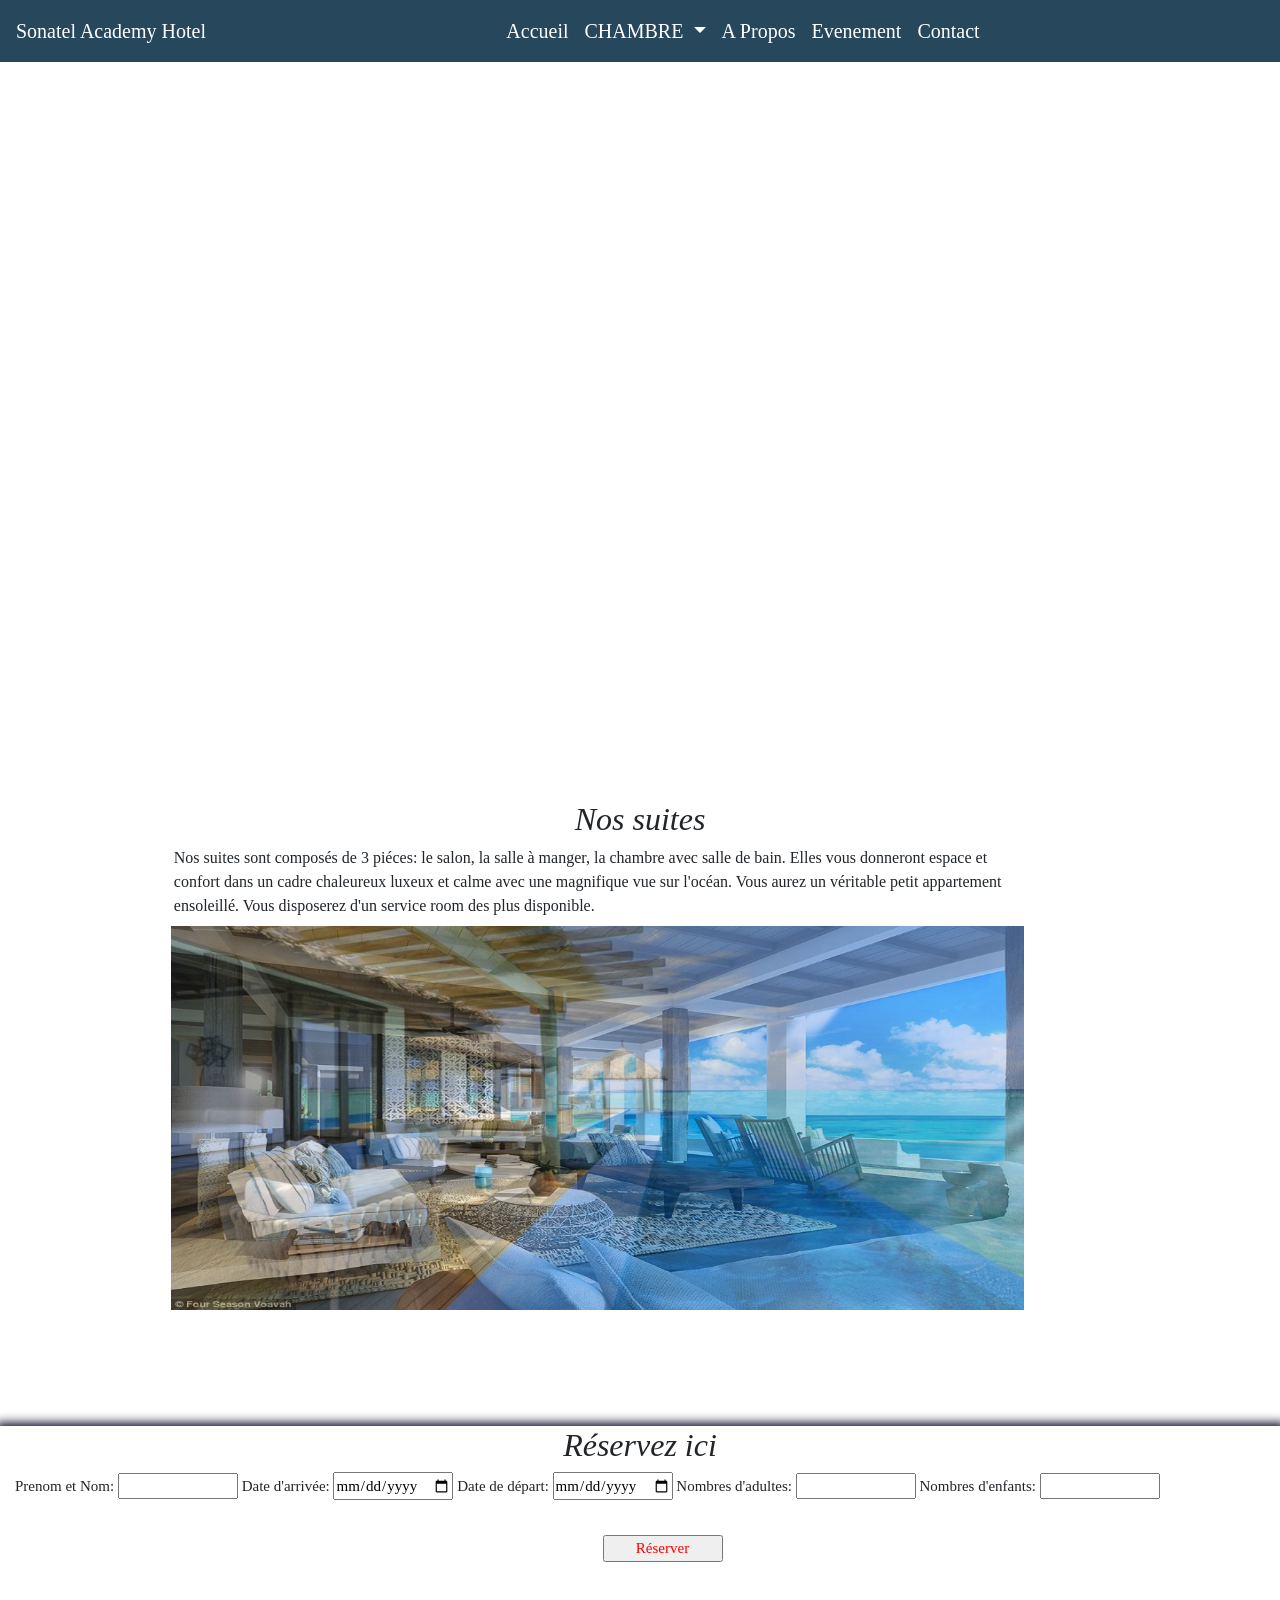
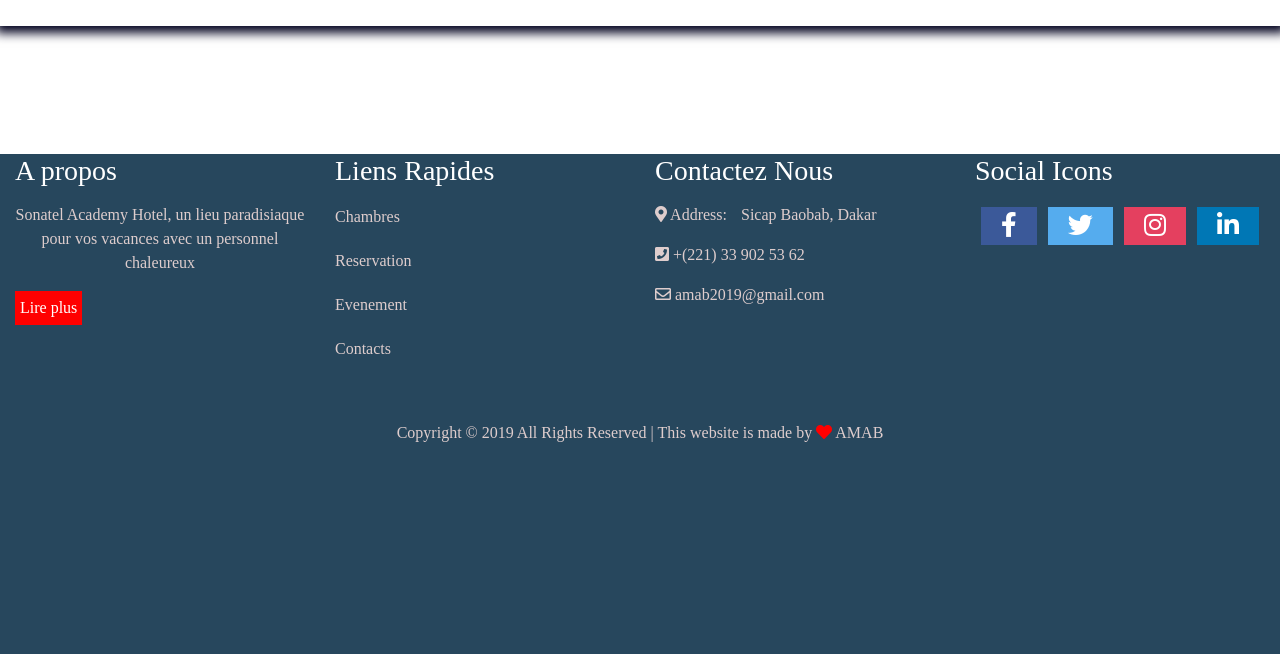
<file: projet2hotel/suites.html>
<!DOCTYPE html>
<html lang="en">
<head>
    <meta charset="UTF-8">
    <meta name="viewport" content="width=device-width, initial-scale=1.0">
    <meta http-equiv="X-UA-Compatible" content="ie=edge">
    <link rel="stylesheet" href="https://use.fontawesome.com/releases/v5.8.1/css/all.css" integrity="sha384-50oBUHEmvpQ+1lW4y57PTFmhCaXp0ML5d60M1M7uH2+nqUivzIebhndOJK28anvf" crossorigin="anonymous">
    <link rel="stylesheet" href="css/css.css">
    <link rel="stylesheet" href="css/map.css">
    <link rel="stylesheet" href="css/bootstrap.min.css">
  

    <title>Sonatel Academy hotel</title>
</head>
<body>
        <div id="page">
                <header>
                    <nav class="navbar navbar-expand-lg navbar-light  fixed-top header">
                        <a class="navbar-brand" href="index.html" style="color:white">Sonatel Academy Hotel</a>
                            <button class="navbar-toggler" type="button" data-toggle="collapse" data-target="#navbarNavDropdown" aria-controls="navbarNavDropdown" aria-expanded="false" aria-label="Toggle navigation">
                                <span class="navbar-toggler-icon"></span>
                    
                            </button>
                        <div class="collapse navbar-collapse" id="navbarNavDropdown">
                            <ul class="navbar-nav">
                                <li class="nav-item active">
                                    <a class="nav-link" href="index.html" style="color:white">Accueil <span class="sr-only">(current)</span></a>
                                </li>
        
                                <li class="nav-item dropdown">
                                    <a class="nav-link dropdown-toggle" style="color:white" href="chambres.html" id="navbarDropdownMenuLink" role="button" data-toggle="dropdown" aria-haspopup="true" aria-expanded="false">
                                            CHAMBRE
                                    </a>
                                    <div class="dropdown-menu" aria-labelledby="navbarDropdownMenuLink">
                                    <a class="dropdown-item" href="chambres.html" style="color:red; opacity:0.4;">Chambres</a>
                                    <a class="dropdown-item" href="suites.html" >Suites</a>
                                    <a class="dropdown-item" href="individuelles.html" >Chambres Individuelles</a>
                                    <a class="dropdown-item" href="familles.html" >Chambres Familles</a>
                                    <a class="dropdown-item" href="couples.html" >Chambres Couples</a>
                                    </div>
                                </li>
        
                                <li class="nav-item">
                                    <a class="nav-link" href="about.html" style="color:white">A Propos</a>
                                </li>
        
                                <li class="nav-item">
                                    <a class="nav-link" href="evenn.html" style="color:white">Evenement</a>
                                </li>
        
                                <li class="nav-item">
                                <a class="nav-link" href="contact.html" style="color:white">Contact</a>
                                </li>
                            </ul>   
                        </div>
                    </nav>
                </header> 
                
                <section>
            <!-- slider-->
                    <div class="slider">
                        <div class="load">
        
                        </div>
        
                    <div class="content">
                        <div class="principal">
                            <h1>BIENVENUE</h1>
                            <p>Chez Nous, Faites Comme Chez Vous !</p>
                        </div>
                    </div>
                </section>
     

                 <div class="container descriptif">
                <h2 class="titre">Nos suites</h2>
                <p>Nos suites sont composés de 3 piéces: le salon, la salle à manger, la chambre
                    avec salle de bain. Elles vous donneront espace et confort dans un cadre chaleureux luxeux et calme
                    avec une magnifique vue sur l'océan.
                    Vous aurez un véritable petit appartement ensoleillé.
                    Vous disposerez d'un service room des plus
                    disponible.
                    
                    
                </p>
            </div>
                        <div class="container-fluid offres">
                            <div class="row " id="diapo">  
                                <figure class="col-md-8 ">
                                    <img src="images/suite1.jpg" id="img_4" class="images">
                                    <img src="images/suite2.jpg"  id="img_3" class="images">
                                    <img src="images/suite3.jpg" id="img_2" class="images">
                                    <img src="images/suite4.jpg" id="img_1" class="images">
                                </figure>
                              
                            </div>
                        </div>
                    </div>
                    <div class="container-fluid reservation">
                        <h2 class="titre">Réservez ici</h2>
                        <form method="post" action="#">
                            <label for="prenom_nom">Prenom et Nom:</label>
                            <input type="text" name="prenom_nom" id="prenom_nom" class="reserver">
                            <label for="arrivée">Date d'arrivée:</label>
                            <input type="date" name="arrivée" id="arrivée" class="reserver">
                            <label for="départ">Date de départ:</label>
                            <input type="date" name="départ" id="départ" class="reserver">
                            <label for="adulte">Nombres d'adultes:</label>
                            <input type="number" name="adulte" id="adulte" class="reserver">
                            <label for="enfants">Nombres d'enfants:</label>
                            <input type="number" name="enfants" id="enfants" class="reserver"><br>
                            <input type="submit" value="Réserver" id="reserver">
                        </form>
                    </div>

                    <div class="container-fluid pied" >
                        <footer >
                                <div class="row">
                                        <div class="col-xs-12 col-sm-6 col-md-3 foot1"><h3 class="h3-foot">A propos</h3><p>
                                        </p>
                                        <div class="box-readmore">
                                            <p style="text-align: center">Sonatel Academy Hotel, un lieu paradisiaque pour vos vacances avec un personnel 
                                                chaleureux
                                            </p>
                                            <button><a href="about.html">Lire plus</a></button>
                                        </div>
                                    </div>
                
                                    <div class="col-xs-12 col-sm-6 col-md-3 foot2"><h3 class="h3-foot">Liens Rapides</h3>
                                        <a href="chambres.html">Chambres</a>
                                        <a href="chambres.html">Reservation</a>
                                        <a href="evenn.html">Evenement</a>
                                        <a href="contact.html">Contacts</a>
                                    </div>
                
                                    <div class="col-xs-12 col-sm-6 col-md-3 foot3" style="background: #27475d;"><h3 class="h3-foot">Contactez Nous</h3>
                                        <div class="addressayssat"><p></p><i class="fas fa-map-marker-alt"></i> Address: <a href="https://www.google.com/maps/place/Sonatel+Academy/@14.6861967,-17.4673577,14z/data=!4m8!1m2!2m1!1ssonatel+academy!3m4!1s0x0:0x28904a1f98c71dc5!8m2!3d14.7031961!4d-17.4690557">Sicap Baobab, Dakar</a></p></div>
                                        <div class="callawa"><p><i class="fas fa-phone-square"></i> +(221) 33 902 53 62</p></div>
                                        <div class="emailmaodo"><p><i class="far fa-envelope"></i><a href="amab2019@gmail.com"> amab2019@gmail.com</a></p></div>
                                    </div>
                
                                        <div class="col-xs-12 col-sm-6 col-md-3 foot4" style="background: #27475d;">
                                            <div><h3 class="h3-foot">Social Icons</h3></div>
                                                <div class="social-icons">
                                                    <ul>
                            
                                                        <li><a href="#"><i class="fab fa-facebook-f"></i></a></li>
                                                        <li><a href="#"><i class="fab fa-twitter"></i></a></li>
                                                        <li><a href="#"><i class="fab fa-instagram"></i></a></li>
                                                        <li><a href="#"><i class="fab fa-linkedin-in"></i></a></li>                                 
                                                    </ul>
                                                </div>
                                              
                                        </div>
                                      
                                </div>
                                <div class="copyright" style="background: #27475d;"><p class="droits" style="background: #27475d;">Copyright © 2019 All Rights Reserved | This website is made by <span class="icehearth"> <i class="fas fa-heart"></i></span><span><a href="AMAB"> AMAB</a></span> </p></div>  
                        </footer>
                    </div>
                    </div>    
                
                    <script src="https://code.jquery.com/jquery-3.3.1.slim.min.js" integrity="sha384-q8i/X+965DzO0rT7abK41JStQIAqVgRVzpbzo5smXKp4YfRvH+8abtTE1Pi6jizo" crossorigin="anonymous"></script>
                    <script src="https://cdnjs.cloudflare.com/ajax/libs/popper.js/1.14.7/umd/popper.min.js" integrity="sha384-UO2eT0CpHqdSJQ6hJty5KVphtPhzWj9WO1clHTMGa3JDZwrnQq4sF86dIHNDz0W1" crossorigin="anonymous"></script>
                    <script src="https://stackpath.bootstrapcdn.com/bootstrap/4.3.1/js/bootstrap.min.js" integrity="sha384-JjSmVgyd0p3pXB1rRibZUAYoIIy6OrQ6VrjIEaFf/nJGzIxFDsf4x0xIM+B07jRM" crossorigin="anonymous"></script>
                        
                        <script src="js/jquery-3.3.1.js"></script>
                        <script src="js/script.js"></script>      
</body>
                    </html>
</file>
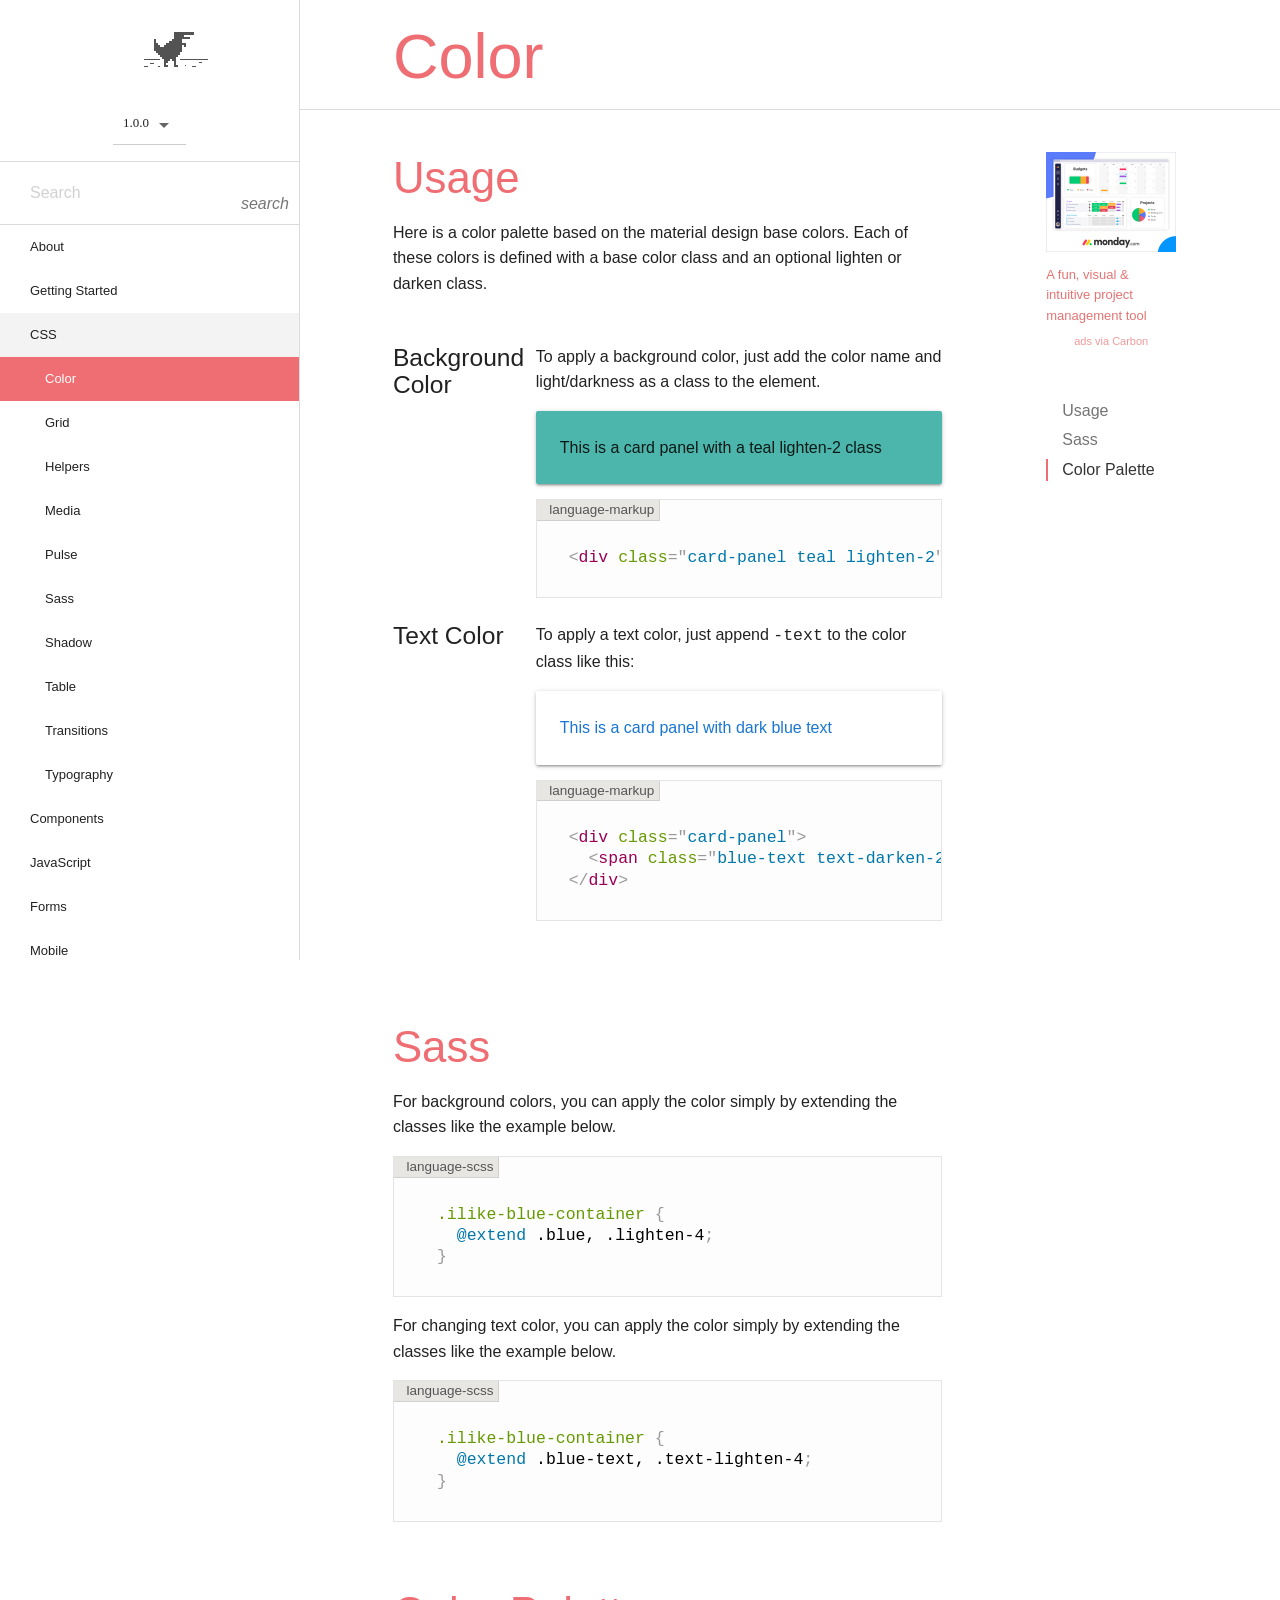
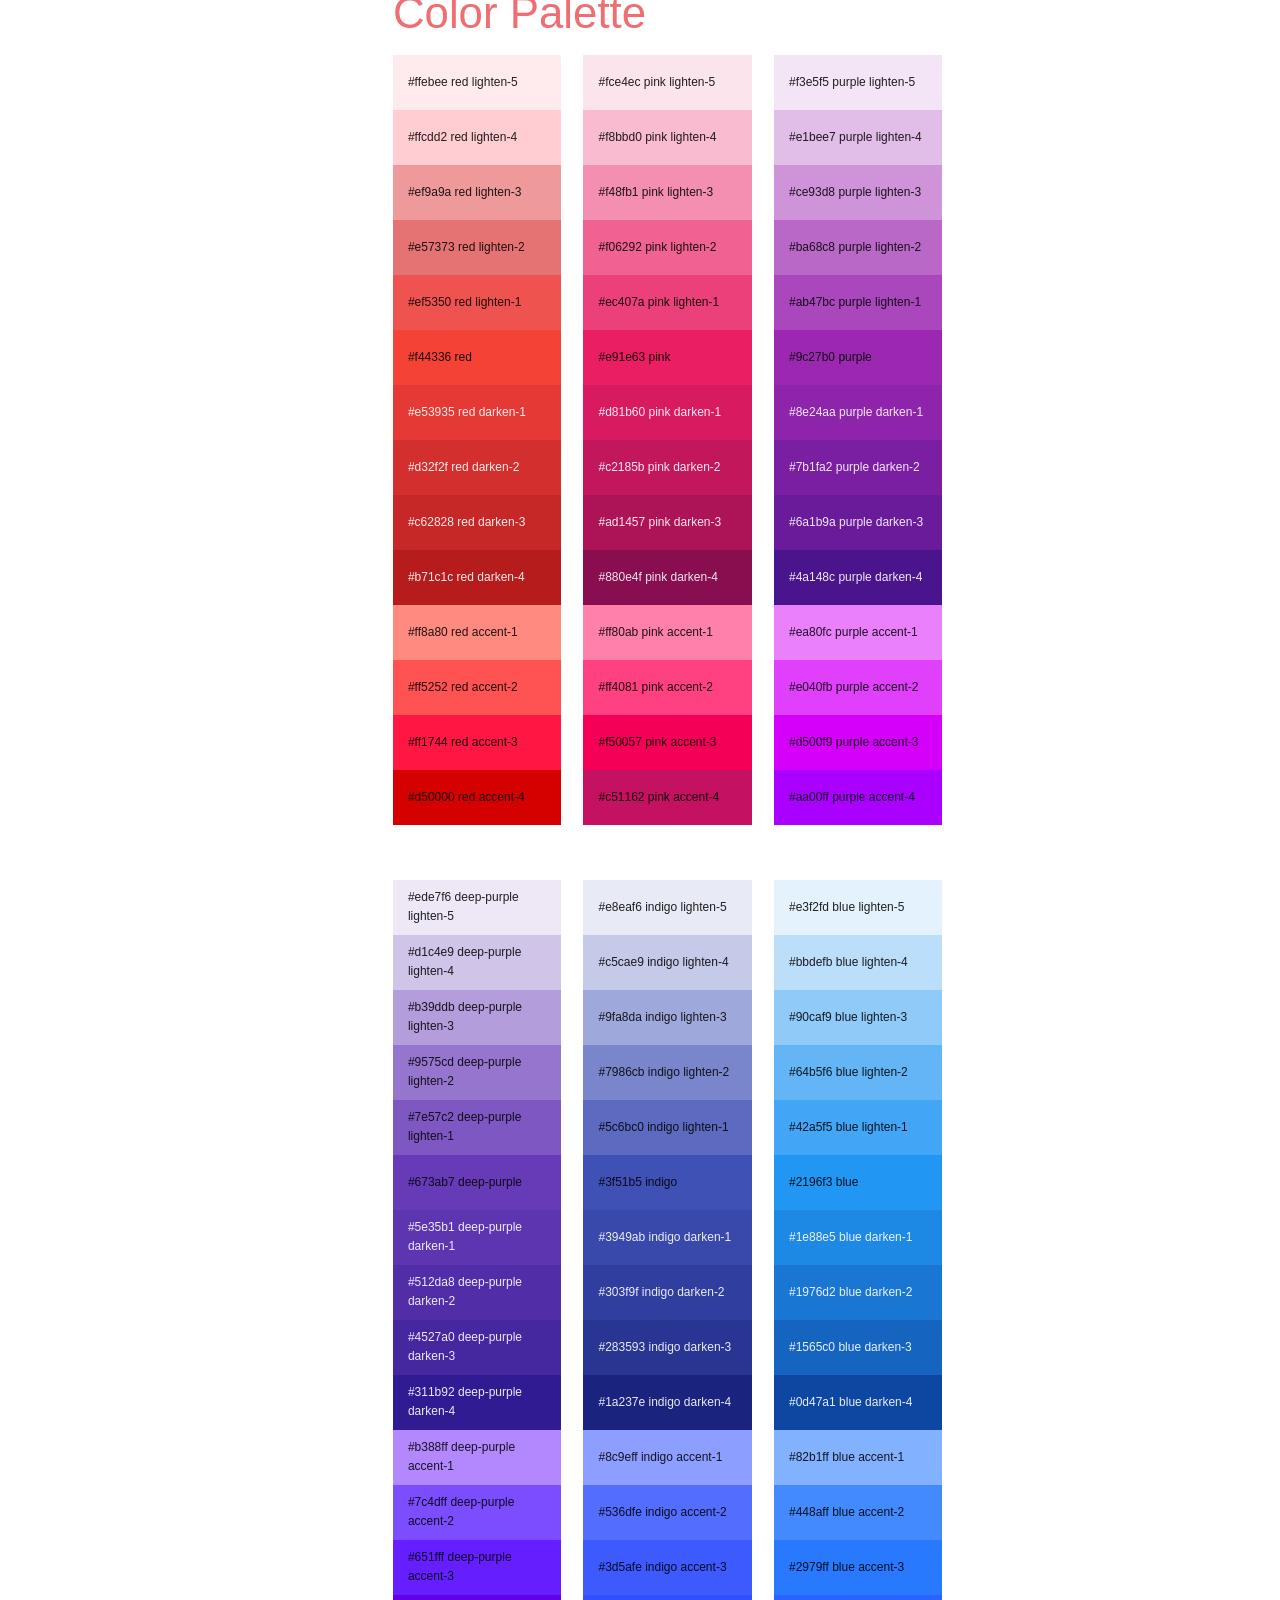
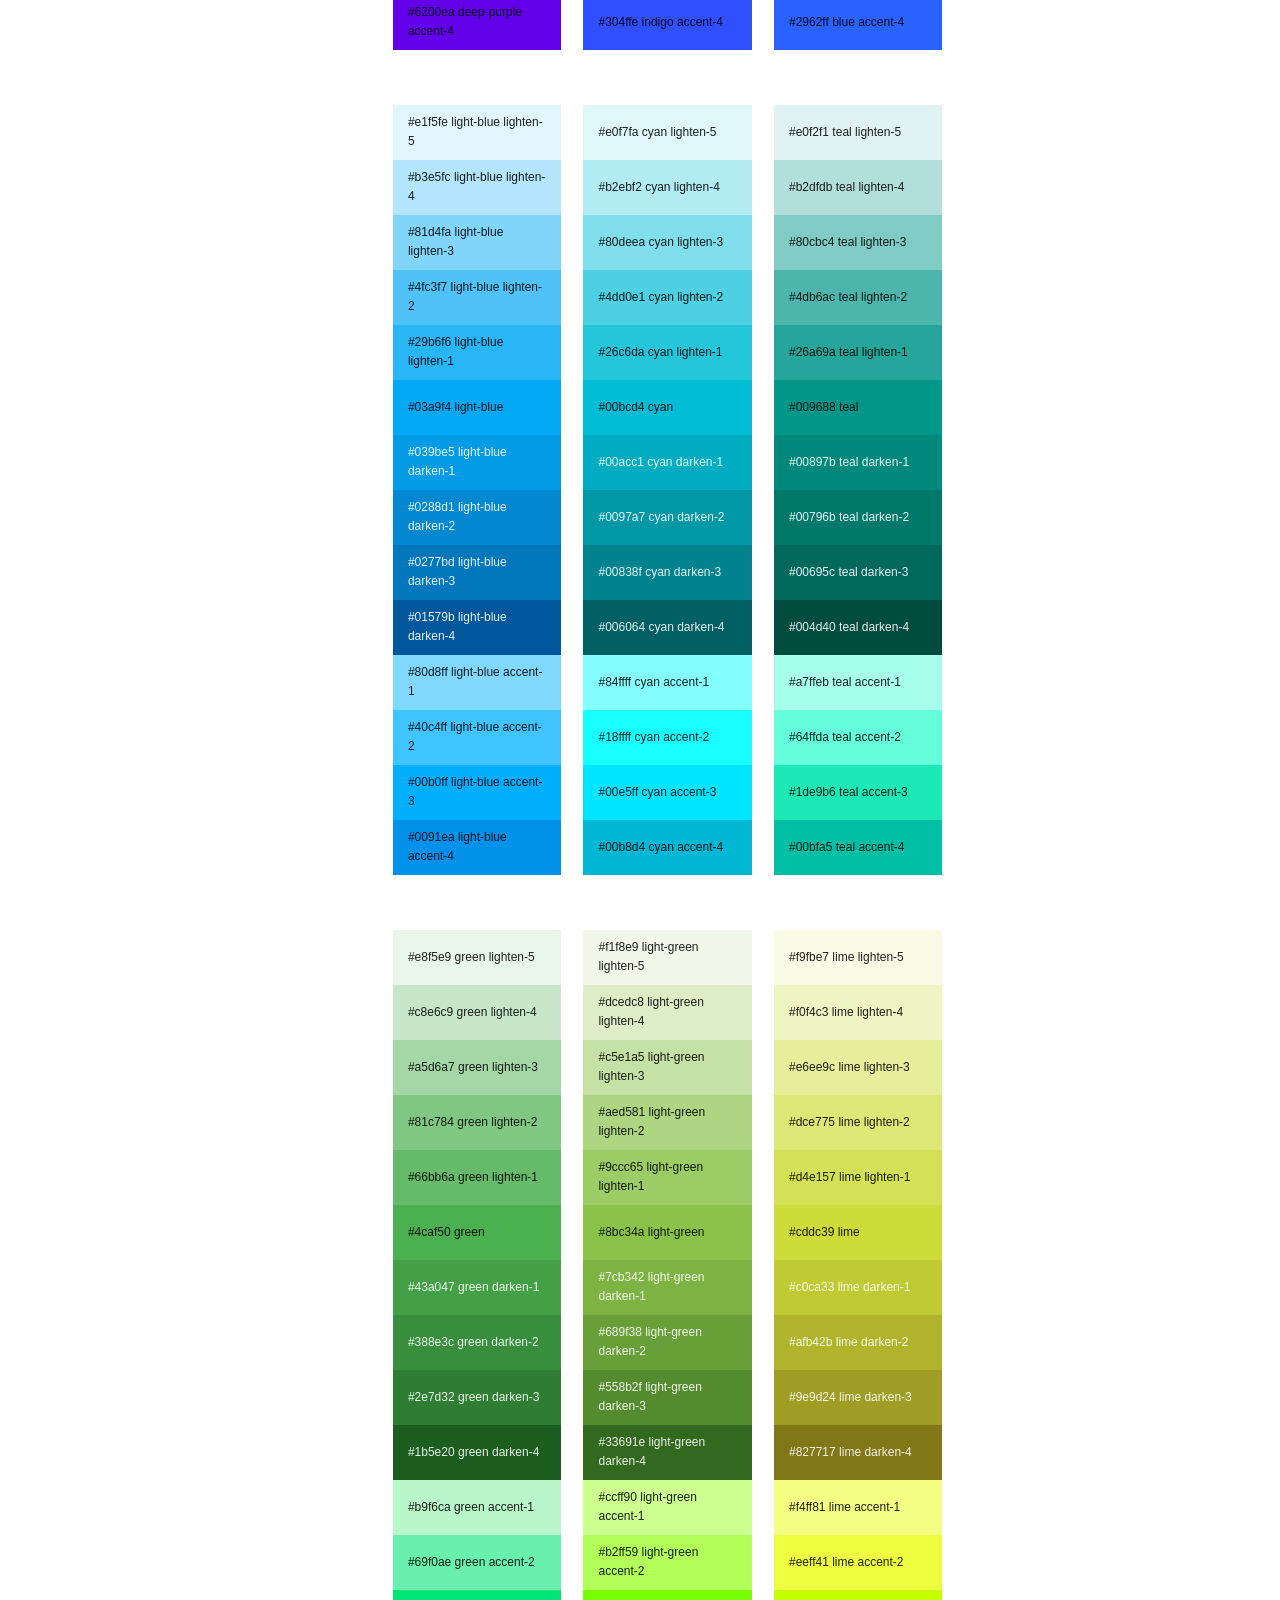
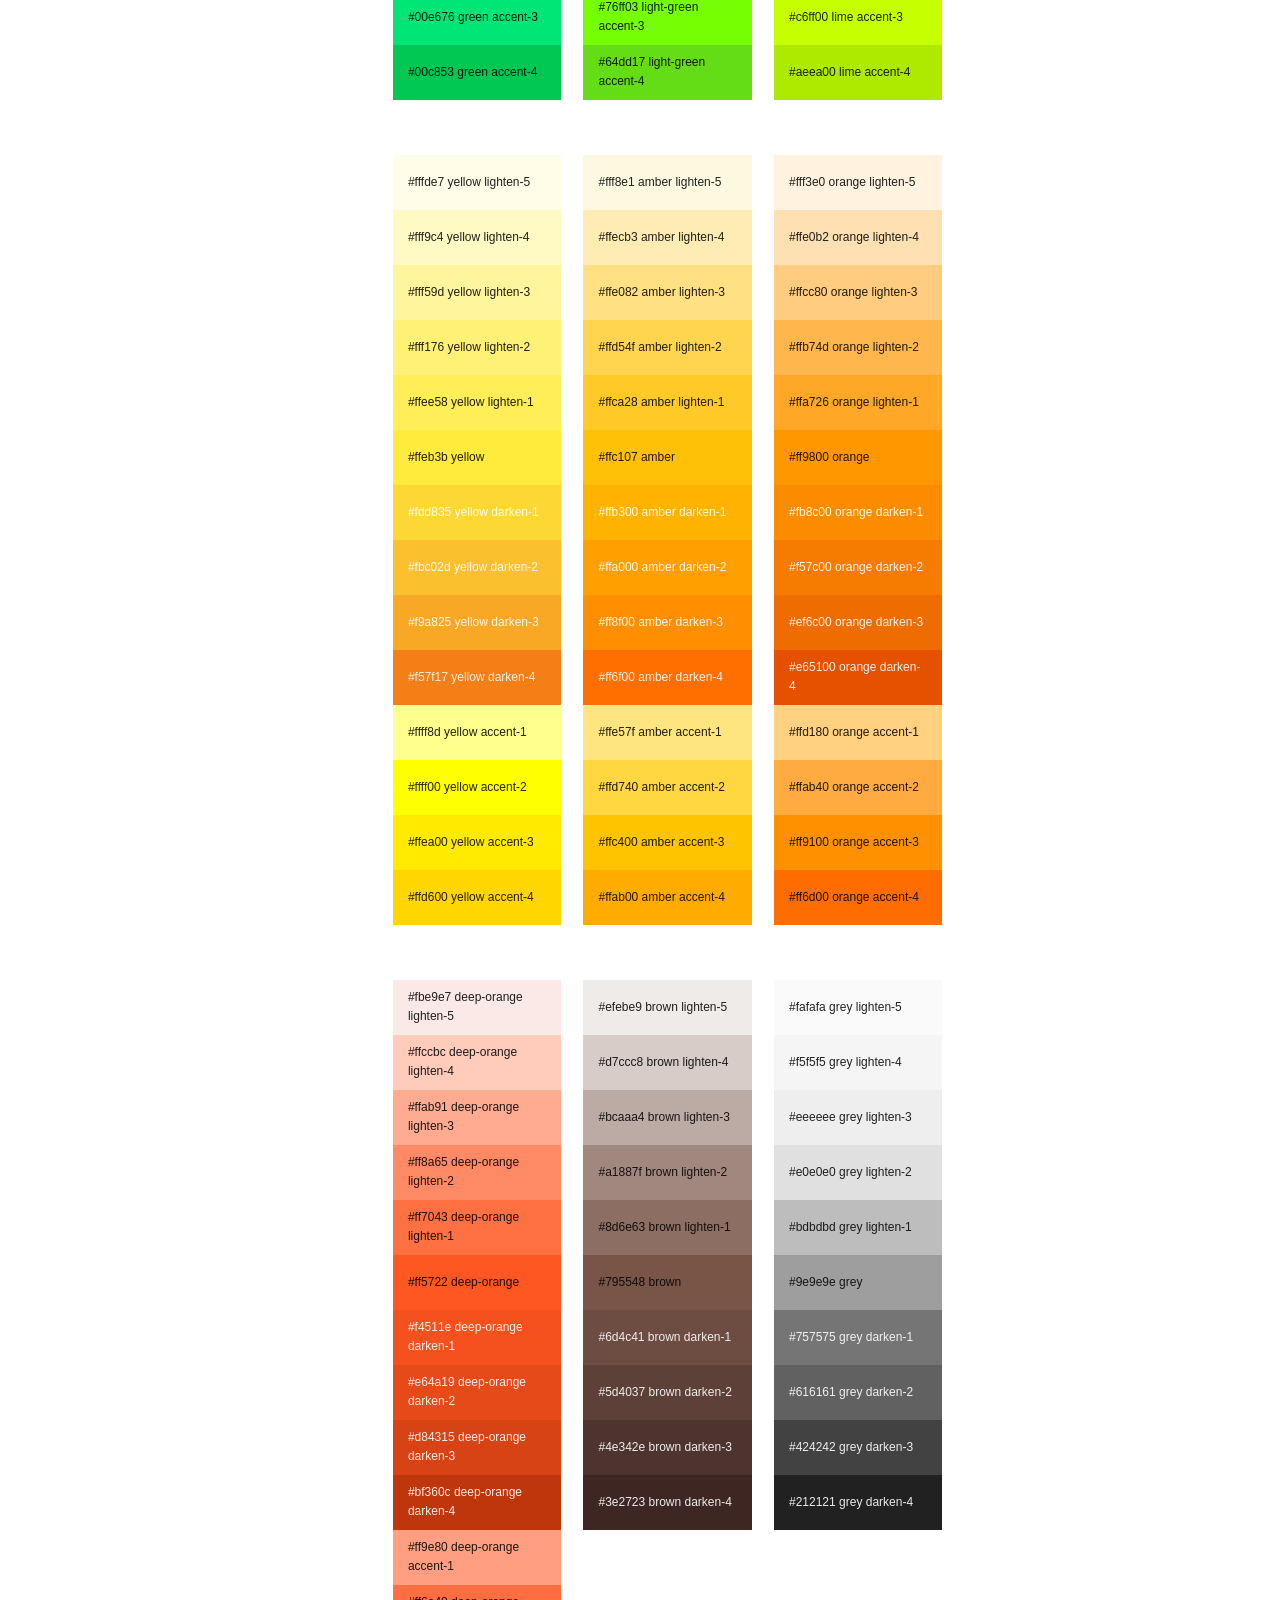
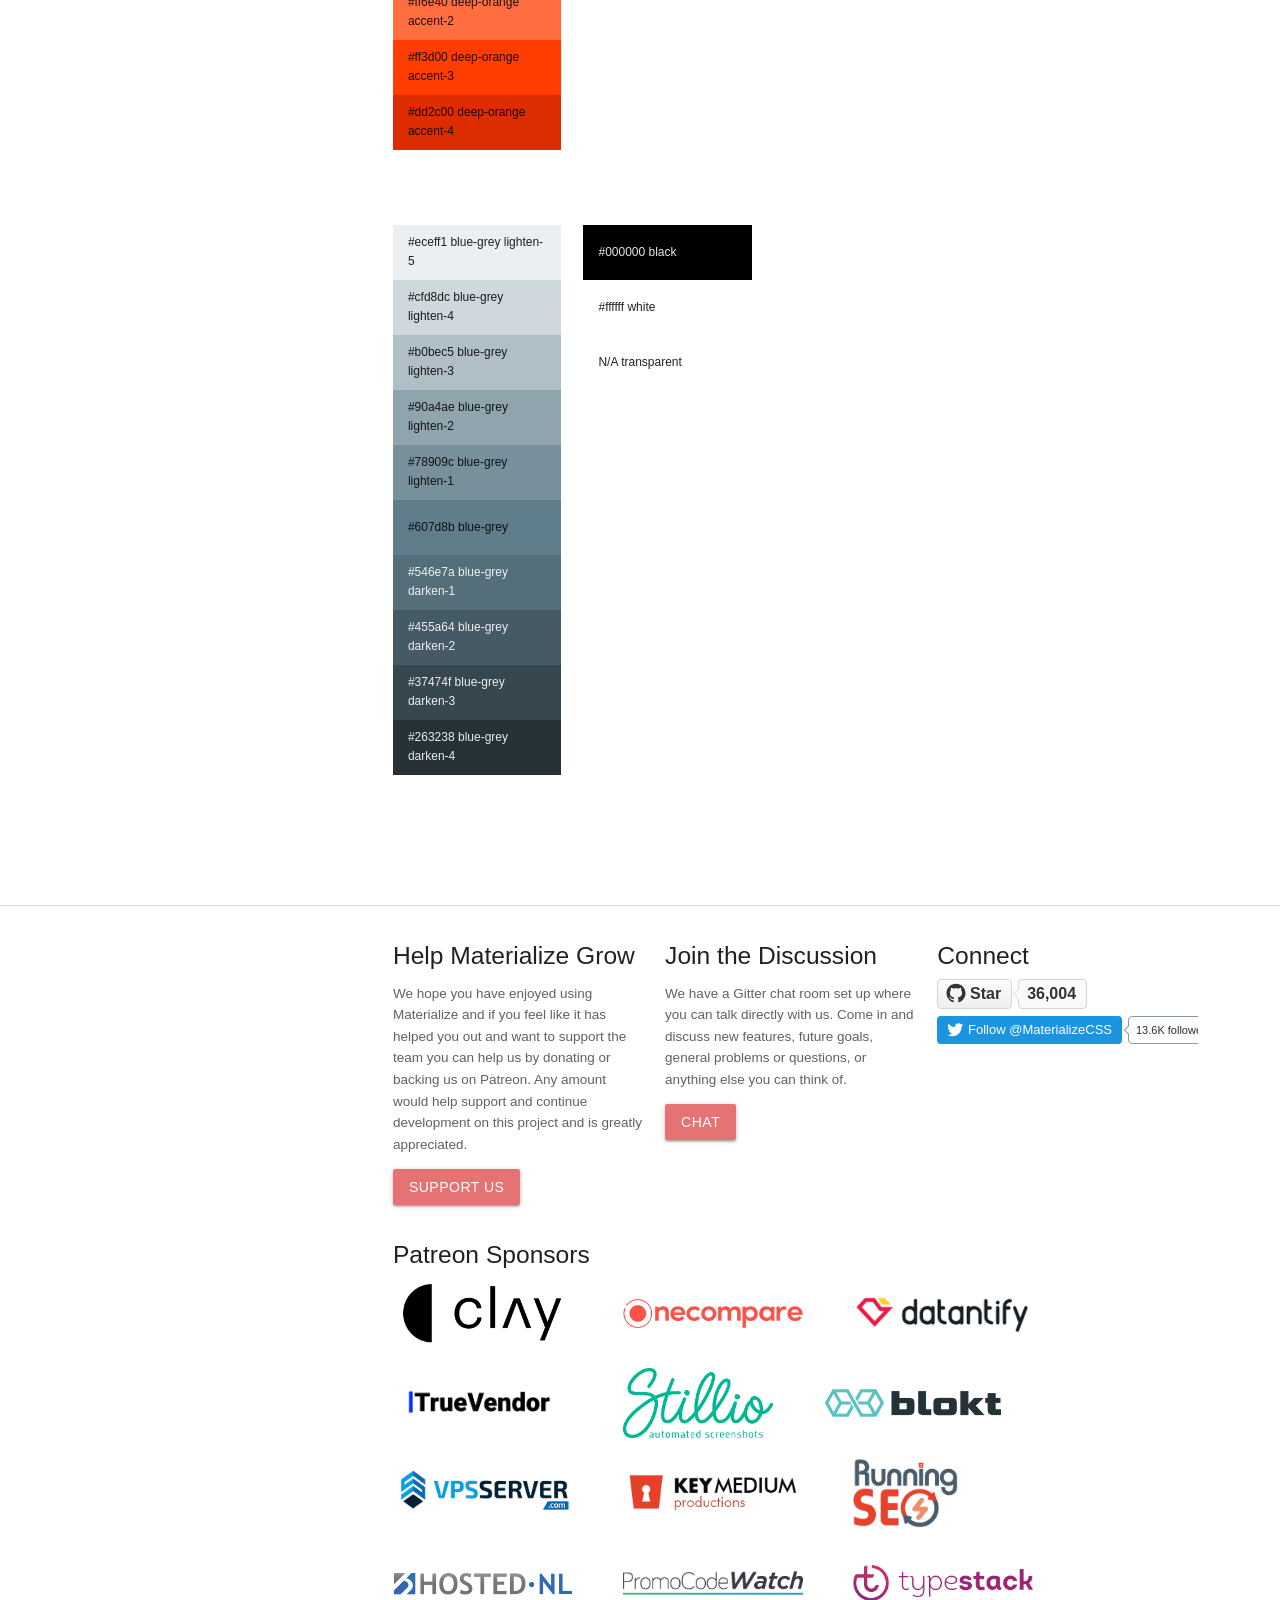
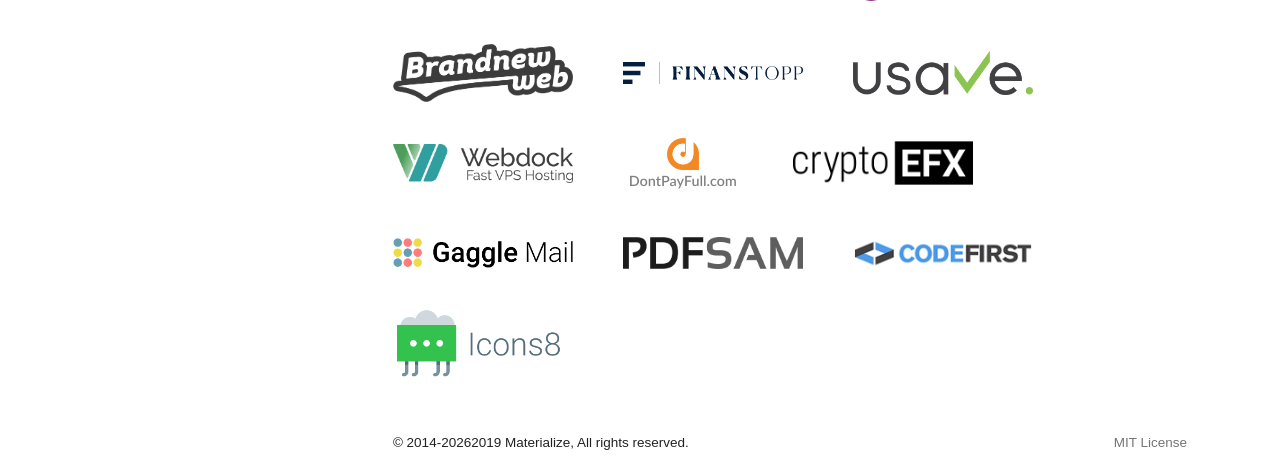
<file: projet4bdddmg/js/Color - Materialize.html>
<!DOCTYPE html>
<!-- saved from url=(0037)https://materializecss.com/color.html -->
<html lang="en"><head><meta http-equiv="Content-Type" content="text/html; charset=UTF-8">
    
    <meta name="viewport" content="width=device-width, initial-scale=1">
    <meta http-equiv="X-UA-Compatible" content="IE=edge">
    <meta name="msapplication-tap-highlight" content="no">
    <meta name="description" content="Materialize is a modern responsive CSS framework based on Material Design by Google. ">
    <title>Color - Materialize</title>
    <!-- Favicons-->
    <link rel="apple-touch-icon-precomposed" href="https://materializecss.com/images/favicon/apple-touch-icon-152x152.png">
    <meta name="msapplication-TileColor" content="#FFFFFF">
    <meta name="msapplication-TileImage" content="images/favicon/mstile-144x144.png">
    <link rel="icon" href="https://materializecss.com/images/favicon/favicon-32x32.png" sizes="32x32">
    <!--  Android 5 Chrome Color-->
    <meta name="theme-color" content="#EE6E73">
    <!-- CSS-->
    <link href="./Color - Materialize_files/prism.css" rel="stylesheet">
    <link href="./Color - Materialize_files/ghpages-materialize.css" type="text/css" rel="stylesheet" media="screen,projection">
    <link href="./Color - Materialize_files/css" rel="stylesheet" type="text/css">
    <link href="./Color - Materialize_files/icon" rel="stylesheet">
    <!-- if !isDemo-->
    <!--   script.-->
    <!--     window.liveSettings = {-->
    <!--       api_key: "a0b49b34b93844c38eaee15690d86413",-->
    <!--       picker: "bottom-right",-->
    <!--       detectlang: true,-->
    <!--       dynamic: true,-->
    <!--       autocollect: true-->
    <!--     };-->
    <!--   script(src='//cdn.transifex.com/live.js')-->
  <script async="" src="./Color - Materialize_files/analytics.js"></script><script id="twitter-wjs" src="./Color - Materialize_files/widgets.js"></script><script id="_bsa_srv-CKYD55QM_0" type="text/javascript" src="./Color - Materialize_files/CKYD55QM.json"></script><script type="text/javascript" async="" src="./Color - Materialize_files/bsa.js"></script><script id="_carbonads_projs" type="text/javascript" src="./Color - Materialize_files/CKYIK27J.json"></script><script type="text/javascript" id="_bsap_js_a83f7725359c0998dbd102b738abb960" src="./Color - Materialize_files/s_a83f7725359c0998dbd102b738abb960.js" async="async"></script><script type="text/javascript" src="./Color - Materialize_files/pro.js" id="_bsap_premium_pro"></script><script charset="utf-8" src="./Color - Materialize_files/button.509719336ca39171c37a321231ccaf83.js"></script><script type="text/javascript" id="_bsaPRO_js" src="./Color - Materialize_files/saved_resource" async="async"></script></head>
  <body>
    <header>
      <nav class="top-nav">
        <div class="container">
          <div class="nav-wrapper">
            <div class="row">
              <div class="col s12 m10 offset-m1">
                <h1 class="header">Color</h1>
              </div>
            </div>
          </div>
        </div>
      </nav>
      <div class="container"><a href="https://materializecss.com/color.html#" data-target="nav-mobile" class="top-nav sidenav-trigger full hide-on-large-only"><i class="material-icons">menu</i></a></div>
      <ul id="nav-mobile" class="sidenav sidenav-fixed" style="transform: translateX(0%);">
        <li class="logo"><a id="logo-container" href="https://materializecss.com/" class="brand-logo">
            <object id="front-page-logo" type="image/svg+xml" data="./Color - Materialize_files/materialize.html">Your browser does not support SVG</object></a></li>
        <li class="version"><a href="https://materializecss.com/color.html#" data-target="version-dropdown" class="dropdown-trigger">
            1.0.0
            <svg class="caret" height="24" viewBox="0 0 24 24" width="24" xmlns="http://www.w3.org/2000/svg"><path d="M7 10l5 5 5-5z"></path><path d="M0 0h24v24H0z" fill="none"></path></svg></a><ul id="version-dropdown" class="dropdown-content" tabindex="0">
            <li tabindex="0"><a>1.0.0</a></li>
            <li tabindex="0"><a href="http://archives.materializecss.com/0.100.2/">0.100.2</a></li>
          </ul>
          
        </li>
        <li class="search">
          <div class="search-wrapper">
            <input id="search" placeholder="Search"><i class="material-icons">search</i>
            <div class="search-results"></div>
          </div>
        </li>
        <li class="bold"><a href="https://materializecss.com/about.html" class="waves-effect waves-teal">About</a></li>
        <li class="bold"><a href="https://materializecss.com/getting-started.html" class="waves-effect waves-teal">Getting Started</a></li>
        <li class="no-padding">
          <ul class="collapsible collapsible-accordion">
            <li class="bold active"><a class="collapsible-header waves-effect waves-teal" tabindex="0">CSS</a>
              <div class="collapsible-body" style="display: block;">
                <ul>
                  <li class="active"><a href="https://materializecss.com/color.html">Color</a></li>
                  <li><a href="https://materializecss.com/grid.html">Grid</a></li>
                  <li><a href="https://materializecss.com/helpers.html">Helpers</a></li>
                  <li><a href="https://materializecss.com/media-css.html">Media</a></li>
                  <li><a href="https://materializecss.com/pulse.html">Pulse</a></li>
                  <li><a href="https://materializecss.com/sass.html">Sass</a></li>
                  <li><a href="https://materializecss.com/shadow.html">Shadow</a></li>
                  <li><a href="https://materializecss.com/table.html">Table</a></li>
                  <li><a href="https://materializecss.com/css-transitions.html">Transitions</a></li>
                  <li><a href="https://materializecss.com/typography.html">Typography</a></li>
                </ul>
              </div>
            </li>
            <li class="bold"><a class="collapsible-header waves-effect waves-teal" tabindex="0">Components</a>
              <div class="collapsible-body">
                <ul>
                  <li><a href="https://materializecss.com/badges.html">Badges</a></li>
                  <li><a href="https://materializecss.com/buttons.html">Buttons</a></li>
                  <li><a href="https://materializecss.com/breadcrumbs.html">Breadcrumbs</a></li>
                  <li><a href="https://materializecss.com/cards.html">Cards</a></li>
                  <li><a href="https://materializecss.com/collections.html">Collections</a></li>
                  <li><a href="https://materializecss.com/floating-action-button.html">Floating Action Button</a></li>
                  <li><a href="https://materializecss.com/footer.html">Footer</a></li>
                  <li><a href="https://materializecss.com/icons.html">Icons</a></li>
                  <li><a href="https://materializecss.com/navbar.html">Navbar</a></li>
                  <li><a href="https://materializecss.com/pagination.html">Pagination</a></li>
                  <li><a href="https://materializecss.com/preloader.html">Preloader</a></li>
                </ul>
              </div>
            </li>
            <li class="bold"><a class="collapsible-header waves-effect waves-teal" tabindex="0">JavaScript</a>
              <div class="collapsible-body">
                <ul>
                  <li><a href="https://materializecss.com/auto-init.html">Auto Init</a></li>
                  <li><a href="https://materializecss.com/carousel.html">Carousel</a></li>
                  <li><a href="https://materializecss.com/collapsible.html">Collapsible</a></li>
                  <li><a href="https://materializecss.com/dropdown.html">Dropdown</a></li>
                  <li><a href="https://materializecss.com/feature-discovery.html">FeatureDiscovery</a></li>
                  <li><a href="https://materializecss.com/media.html">Media</a></li>
                  <li><a href="https://materializecss.com/modals.html">Modals</a></li>
                  <li><a href="https://materializecss.com/parallax.html">Parallax</a></li>
                  <li><a href="https://materializecss.com/pushpin.html">Pushpin</a></li>
                  <li><a href="https://materializecss.com/scrollspy.html">Scrollspy</a></li>
                  <li><a href="https://materializecss.com/sidenav.html">Sidenav</a></li>
                  <li><a href="https://materializecss.com/tabs.html">Tabs</a></li>
                  <li><a href="https://materializecss.com/toasts.html">Toasts</a></li>
                  <li><a href="https://materializecss.com/tooltips.html">Tooltips</a></li>
                  <li><a href="https://materializecss.com/waves.html">Waves</a></li>
                </ul>
              </div>
            </li>
            <li class="bold"><a class="collapsible-header waves-effect waves-teal" tabindex="0">Forms</a>
              <div class="collapsible-body">
                <ul>
                  <li><a href="https://materializecss.com/autocomplete.html">Autocomplete</a></li>
                  <li><a href="https://materializecss.com/checkboxes.html">Checkboxes</a></li>
                  <li><a href="https://materializecss.com/chips.html">Chips</a></li>
                  <li><a href="https://materializecss.com/pickers.html">Pickers</a></li>
                  <li><a href="https://materializecss.com/radio-buttons.html">Radio Buttons</a></li>
                  <li><a href="https://materializecss.com/range.html">Range</a></li>
                  <li><a href="https://materializecss.com/select.html">Select</a></li>
                  <li><a href="https://materializecss.com/switches.html">Switches</a></li>
                  <li><a href="https://materializecss.com/text-inputs.html">Text Inputs</a></li>
                </ul>
              </div>
            </li>
          </ul>
        </li>
        <li class="bold"><a href="https://materializecss.com/mobile.html" class="waves-effect waves-teal">Mobile</a></li>
        <li class="bold"><a href="https://materializecss.com/showcase.html" class="waves-effect waves-teal">Showcase</a></li>
        <li class="bold"><a href="https://materializecss.com/themes.html" class="waves-effect waves-teal">Themes<span data-badge-caption="updated" class="new badge"></span></a></li>
      </ul>
      <!-- Sidebar BSA-->
      <script src="./Color - Materialize_files/monetization.js" type="text/javascript"></script>
      <div class="bsa-cpc"></div>
      <script>
        (function(){
          if(typeof _bsa !== 'undefined' && _bsa) {
          _bsa.init('default', 'CKYD55QM', 'placement:materializecsscom', {
            target: '.bsa-cpc',
            align: 'horizontal',
            disable_css: 'true'
          });
            }
        })();
        
      </script>
      <!-- BuySellAds Ad Code-->
      <script type="text/javascript">
        (function(){
          var bsa = document.createElement('script');
             bsa.type = 'text/javascript';
             bsa.async = true;
             bsa.src = '//s3.buysellads.com/ac/bsa.js';
          (document.getElementsByTagName('head')[0]||document.getElementsByTagName('body')[0]).appendChild(bsa);
        })();
      </script>
      <!-- End BuySellAds Ad Code-->
      <!-- BuySellAds Zone Code-->
      <div id="bsap_1308705" class="bsap bsap_1308705" data-serve="CK7IVKJU"><style type="text/css"></style>
<div class="bsa_td"><!-- no ad --><span class="bsa_td_p">
<a href="https://materializecss.com/color.html">ads by BSA</a>
</span>
</div></div>
      <!-- End BuySellAds Zone Code-->
      <div class="patreon-ad"><a href="https://www.patreon.com/materialize" target="_blank" class="waves-effect">Become a Patron</a></div>
    </header>
    <main><div class="container">
  <div class="row">

    <div class="col s12 m8 offset-m1 xl7 offset-xl1">

      <div id="color-usage" class="section scrollspy">
        <h3 class="header">Usage</h3>
        <p class="caption">
        Here is a color palette based on the material design base colors. Each of these colors is defined with a base color class and an optional lighten or darken class.
        </p>
        <div class="row section">
          <h5 class="col s12 m3">Background Color</h5>
          <div class="col s12 m9">
            <p>To apply a background color, just add the color name and light/darkness as a class to the element.</p>
            <div class="card-panel teal lighten-2">This is a card panel with a teal lighten-2 class</div>
            <pre class=" language-markup"><code class=" language-markup">
  <span class="token tag"><span class="token tag"><span class="token punctuation">&lt;</span>div</span> <span class="token attr-name">class</span><span class="token attr-value"><span class="token punctuation">=</span><span class="token punctuation">"</span>card-panel teal lighten-2<span class="token punctuation">"</span></span><span class="token punctuation">&gt;</span></span>This is a card panel with a teal lighten-2 class<span class="token tag"><span class="token tag"><span class="token punctuation">&lt;/</span>div</span><span class="token punctuation">&gt;</span></span>
            </code></pre>
          </div>

          <br>

          <h5 class="col s12 m3">Text Color</h5>
          <div class="col s12 m9">
            <p>To apply a text color, just append <code class="languague-markup">-text</code> to the color class like this:</p>
            <div class="card-panel"><span class="blue-text text-darken-2">This is a card panel with dark blue text</span></div>
            <pre class=" language-markup"><code class=" language-markup">
  <span class="token tag"><span class="token tag"><span class="token punctuation">&lt;</span>div</span> <span class="token attr-name">class</span><span class="token attr-value"><span class="token punctuation">=</span><span class="token punctuation">"</span>card-panel<span class="token punctuation">"</span></span><span class="token punctuation">&gt;</span></span>
    <span class="token tag"><span class="token tag"><span class="token punctuation">&lt;</span>span</span> <span class="token attr-name">class</span><span class="token attr-value"><span class="token punctuation">=</span><span class="token punctuation">"</span>blue-text text-darken-2<span class="token punctuation">"</span></span><span class="token punctuation">&gt;</span></span>This is a card panel with dark blue text<span class="token tag"><span class="token tag"><span class="token punctuation">&lt;/</span>span</span><span class="token punctuation">&gt;</span></span>
  <span class="token tag"><span class="token tag"><span class="token punctuation">&lt;/</span>div</span><span class="token punctuation">&gt;</span></span>
            </code></pre>
          </div>
        </div>
      </div>

      <div id="sass" class="section scrollspy">
        <h3 class="header">Sass</h3>
        <p>
        For background colors, you can apply the color simply by extending the classes like the example below.
        </p>
        <pre class=" language-scss"><code class=" col s12 language-scss"><span class="token selector">
  .ilike-blue-container </span><span class="token punctuation">{</span>
    <span class="token keyword">@extend</span> .blue, .lighten-4<span class="token punctuation">;</span>
  <span class="token punctuation">}</span>
        </code></pre>

        <p>
        For changing text color, you can apply the color simply by extending the classes like the example below.
        </p>
        <pre class=" language-scss"><code class=" col s12 language-scss"><span class="token selector">
  .ilike-blue-container </span><span class="token punctuation">{</span>
    <span class="token keyword">@extend</span> .blue-text, .text-lighten-4<span class="token punctuation">;</span>
  <span class="token punctuation">}</span>
        </code></pre>
      </div>
      <div id="palette" class="section scrollspy">

        <h3 class="header">Color Palette</h3>
        <div class="row dynamic-color">
          <div class="col s12 m6 l4">
            <div class="red lighten-5"><span>#ffebee red lighten-5</span></div>
            <div class="red lighten-4"><span>#ffcdd2 red lighten-4</span></div>
            <div class="red lighten-3"><span>#ef9a9a red lighten-3</span></div>
            <div class="red lighten-2"><span>#e57373 red lighten-2</span></div>
            <div class="red lighten-1"><span>#ef5350 red lighten-1</span></div>
            <div class="red"><span>#f44336 red</span></div>
            <div class="red darken-1" style="color: rgba(255, 255, 255, 0.9);"><span>#e53935 red darken-1</span></div>
            <div class="red darken-2" style="color: rgba(255, 255, 255, 0.9);"><span>#d32f2f red darken-2</span></div>
            <div class="red darken-3" style="color: rgba(255, 255, 255, 0.9);"><span>#c62828 red darken-3</span></div>
            <div class="red darken-4" style="color: rgba(255, 255, 255, 0.9);"><span>#b71c1c red darken-4</span></div>
            <div class="red accent-1"><span>#ff8a80 red accent-1</span></div>
            <div class="red accent-2"><span>#ff5252 red accent-2</span></div>
            <div class="red accent-3"><span>#ff1744 red accent-3</span></div>
            <div class="red accent-4"><span>#d50000 red accent-4</span></div>
          </div>

          <div class="col s12 m6 l4">
            <div class="pink lighten-5"><span>#fce4ec pink lighten-5</span></div>
            <div class="pink lighten-4"><span>#f8bbd0 pink lighten-4</span></div>
            <div class="pink lighten-3"><span>#f48fb1 pink lighten-3</span></div>
            <div class="pink lighten-2"><span>#f06292 pink lighten-2</span></div>
            <div class="pink lighten-1"><span>#ec407a pink lighten-1</span></div>
            <div class="pink"><span>#e91e63 pink</span></div>
            <div class="pink darken-1" style="color: rgba(255, 255, 255, 0.9);"><span>#d81b60 pink darken-1</span></div>
            <div class="pink darken-2" style="color: rgba(255, 255, 255, 0.9);"><span>#c2185b pink darken-2</span></div>
            <div class="pink darken-3" style="color: rgba(255, 255, 255, 0.9);"><span>#ad1457 pink darken-3</span></div>
            <div class="pink darken-4" style="color: rgba(255, 255, 255, 0.9);"><span>#880e4f pink darken-4</span></div>
            <div class="pink accent-1"><span>#ff80ab pink accent-1</span></div>
            <div class="pink accent-2"><span>#ff4081 pink accent-2</span></div>
            <div class="pink accent-3"><span>#f50057 pink accent-3</span></div>
            <div class="pink accent-4"><span>#c51162 pink accent-4</span></div>
          </div>
          <div class="col s12 m6 l4">
            <div class="purple lighten-5"><span>#f3e5f5 purple lighten-5</span></div>
            <div class="purple lighten-4"><span>#e1bee7 purple lighten-4</span></div>
            <div class="purple lighten-3"><span>#ce93d8 purple lighten-3</span></div>
            <div class="purple lighten-2"><span>#ba68c8 purple lighten-2</span></div>
            <div class="purple lighten-1"><span>#ab47bc purple lighten-1</span></div>
            <div class="purple"><span>#9c27b0 purple</span></div>
            <div class="purple darken-1" style="color: rgba(255, 255, 255, 0.9);"><span>#8e24aa purple darken-1</span></div>
            <div class="purple darken-2" style="color: rgba(255, 255, 255, 0.9);"><span>#7b1fa2 purple darken-2</span></div>
            <div class="purple darken-3" style="color: rgba(255, 255, 255, 0.9);"><span>#6a1b9a purple darken-3</span></div>
            <div class="purple darken-4" style="color: rgba(255, 255, 255, 0.9);"><span>#4a148c purple darken-4</span></div>
            <div class="purple accent-1"><span>#ea80fc purple accent-1</span></div>
            <div class="purple accent-2"><span>#e040fb purple accent-2</span></div>
            <div class="purple accent-3"><span>#d500f9 purple accent-3</span></div>
            <div class="purple accent-4"><span>#aa00ff purple accent-4</span></div>
          </div>
          <div class="col s12 m6 l4">
            <div class="deep-purple lighten-5"><span>#ede7f6 deep-purple lighten-5</span></div>
            <div class="deep-purple lighten-4"><span>#d1c4e9 deep-purple lighten-4</span></div>
            <div class="deep-purple lighten-3"><span>#b39ddb deep-purple lighten-3</span></div>
            <div class="deep-purple lighten-2"><span>#9575cd deep-purple lighten-2</span></div>
            <div class="deep-purple lighten-1"><span>#7e57c2 deep-purple lighten-1</span></div>
            <div class="deep-purple"><span>#673ab7 deep-purple</span></div>
            <div class="deep-purple darken-1" style="color: rgba(255, 255, 255, 0.9);"><span>#5e35b1 deep-purple darken-1</span></div>
            <div class="deep-purple darken-2" style="color: rgba(255, 255, 255, 0.9);"><span>#512da8 deep-purple darken-2</span></div>
            <div class="deep-purple darken-3" style="color: rgba(255, 255, 255, 0.9);"><span>#4527a0 deep-purple darken-3</span></div>
            <div class="deep-purple darken-4" style="color: rgba(255, 255, 255, 0.9);"><span>#311b92 deep-purple darken-4</span></div>
            <div class="deep-purple accent-1"><span>#b388ff deep-purple accent-1</span></div>
            <div class="deep-purple accent-2"><span>#7c4dff deep-purple accent-2</span></div>
            <div class="deep-purple accent-3"><span>#651fff deep-purple accent-3</span></div>
            <div class="deep-purple accent-4"><span>#6200ea deep-purple accent-4</span></div>
          </div>
          <div class="col s12 m6 l4">
            <div class="indigo lighten-5"><span>#e8eaf6 indigo lighten-5</span></div>
            <div class="indigo lighten-4"><span>#c5cae9 indigo lighten-4</span></div>
            <div class="indigo lighten-3"><span>#9fa8da indigo lighten-3</span></div>
            <div class="indigo lighten-2"><span>#7986cb indigo lighten-2</span></div>
            <div class="indigo lighten-1"><span>#5c6bc0 indigo lighten-1</span></div>
            <div class="indigo"><span>#3f51b5 indigo</span></div>
            <div class="indigo darken-1" style="color: rgba(255, 255, 255, 0.9);"><span>#3949ab indigo darken-1</span></div>
            <div class="indigo darken-2" style="color: rgba(255, 255, 255, 0.9);"><span>#303f9f indigo darken-2</span></div>
            <div class="indigo darken-3" style="color: rgba(255, 255, 255, 0.9);"><span>#283593 indigo darken-3</span></div>
            <div class="indigo darken-4" style="color: rgba(255, 255, 255, 0.9);"><span>#1a237e indigo darken-4</span></div>
            <div class="indigo accent-1"><span>#8c9eff indigo accent-1</span></div>
            <div class="indigo accent-2"><span>#536dfe indigo accent-2</span></div>
            <div class="indigo accent-3"><span>#3d5afe indigo accent-3</span></div>
            <div class="indigo accent-4"><span>#304ffe indigo accent-4</span></div>
          </div>
          <div class="col s12 m6 l4">
            <div class="blue lighten-5"><span>#e3f2fd blue lighten-5</span></div>
            <div class="blue lighten-4"><span>#bbdefb blue lighten-4</span></div>
            <div class="blue lighten-3"><span>#90caf9 blue lighten-3</span></div>
            <div class="blue lighten-2"><span>#64b5f6 blue lighten-2</span></div>
            <div class="blue lighten-1"><span>#42a5f5 blue lighten-1</span></div>
            <div class="blue"><span>#2196f3 blue</span></div>
            <div class="blue darken-1" style="color: rgba(255, 255, 255, 0.9);"><span>#1e88e5 blue darken-1</span></div>
            <div class="blue darken-2" style="color: rgba(255, 255, 255, 0.9);"><span>#1976d2 blue darken-2</span></div>
            <div class="blue darken-3" style="color: rgba(255, 255, 255, 0.9);"><span>#1565c0 blue darken-3</span></div>
            <div class="blue darken-4" style="color: rgba(255, 255, 255, 0.9);"><span>#0d47a1 blue darken-4</span></div>
            <div class="blue accent-1"><span>#82b1ff blue accent-1</span></div>
            <div class="blue accent-2"><span>#448aff blue accent-2</span></div>
            <div class="blue accent-3"><span>#2979ff blue accent-3</span></div>
            <div class="blue accent-4"><span>#2962ff blue accent-4</span></div>
          </div>
          <div class="col s12 m6 l4">
            <div class="light-blue lighten-5"><span>#e1f5fe light-blue lighten-5</span></div>
            <div class="light-blue lighten-4"><span>#b3e5fc light-blue lighten-4</span></div>
            <div class="light-blue lighten-3"><span>#81d4fa light-blue lighten-3</span></div>
            <div class="light-blue lighten-2"><span>#4fc3f7 light-blue lighten-2</span></div>
            <div class="light-blue lighten-1"><span>#29b6f6 light-blue lighten-1</span></div>
            <div class="light-blue"><span>#03a9f4 light-blue</span></div>
            <div class="light-blue darken-1" style="color: rgba(255, 255, 255, 0.9);"><span>#039be5 light-blue darken-1</span></div>
            <div class="light-blue darken-2" style="color: rgba(255, 255, 255, 0.9);"><span>#0288d1 light-blue darken-2</span></div>
            <div class="light-blue darken-3" style="color: rgba(255, 255, 255, 0.9);"><span>#0277bd light-blue darken-3</span></div>
            <div class="light-blue darken-4" style="color: rgba(255, 255, 255, 0.9);"><span>#01579b light-blue darken-4</span></div>
            <div class="light-blue accent-1"><span>#80d8ff light-blue accent-1</span></div>
            <div class="light-blue accent-2"><span>#40c4ff light-blue accent-2</span></div>
            <div class="light-blue accent-3"><span>#00b0ff light-blue accent-3</span></div>
            <div class="light-blue accent-4"><span>#0091ea light-blue accent-4</span></div>
          </div>
          <div class="col s12 m6 l4">
            <div class="cyan lighten-5"><span>#e0f7fa cyan lighten-5</span></div>
            <div class="cyan lighten-4"><span>#b2ebf2 cyan lighten-4</span></div>
            <div class="cyan lighten-3"><span>#80deea cyan lighten-3</span></div>
            <div class="cyan lighten-2"><span>#4dd0e1 cyan lighten-2</span></div>
            <div class="cyan lighten-1"><span>#26c6da cyan lighten-1</span></div>
            <div class="cyan"><span>#00bcd4 cyan</span></div>
            <div class="cyan darken-1" style="color: rgba(255, 255, 255, 0.9);"><span>#00acc1 cyan darken-1</span></div>
            <div class="cyan darken-2" style="color: rgba(255, 255, 255, 0.9);"><span>#0097a7 cyan darken-2</span></div>
            <div class="cyan darken-3" style="color: rgba(255, 255, 255, 0.9);"><span>#00838f cyan darken-3</span></div>
            <div class="cyan darken-4" style="color: rgba(255, 255, 255, 0.9);"><span>#006064 cyan darken-4</span></div>
            <div class="cyan accent-1"><span>#84ffff cyan accent-1</span></div>
            <div class="cyan accent-2"><span>#18ffff cyan accent-2</span></div>
            <div class="cyan accent-3"><span>#00e5ff cyan accent-3</span></div>
            <div class="cyan accent-4"><span>#00b8d4 cyan accent-4</span></div>
          </div>
          <div class="col s12 m6 l4">
            <div class="teal lighten-5"><span>#e0f2f1 teal lighten-5</span></div>
            <div class="teal lighten-4"><span>#b2dfdb teal lighten-4</span></div>
            <div class="teal lighten-3"><span>#80cbc4 teal lighten-3</span></div>
            <div class="teal lighten-2"><span>#4db6ac teal lighten-2</span></div>
            <div class="teal lighten-1"><span>#26a69a teal lighten-1</span></div>
            <div class="teal"><span>#009688 teal</span></div>
            <div class="teal darken-1" style="color: rgba(255, 255, 255, 0.9);"><span>#00897b teal darken-1</span></div>
            <div class="teal darken-2" style="color: rgba(255, 255, 255, 0.9);"><span>#00796b teal darken-2</span></div>
            <div class="teal darken-3" style="color: rgba(255, 255, 255, 0.9);"><span>#00695c teal darken-3</span></div>
            <div class="teal darken-4" style="color: rgba(255, 255, 255, 0.9);"><span>#004d40 teal darken-4</span></div>
            <div class="teal accent-1"><span>#a7ffeb teal accent-1</span></div>
            <div class="teal accent-2"><span>#64ffda teal accent-2</span></div>
            <div class="teal accent-3"><span>#1de9b6 teal accent-3</span></div>
            <div class="teal accent-4"><span>#00bfa5 teal accent-4</span></div>
          </div>
          <div class="col s12 m6 l4">
            <div class="green lighten-5"><span>#e8f5e9 green lighten-5</span></div>
            <div class="green lighten-4"><span>#c8e6c9 green lighten-4</span></div>
            <div class="green lighten-3"><span>#a5d6a7 green lighten-3</span></div>
            <div class="green lighten-2"><span>#81c784 green lighten-2</span></div>
            <div class="green lighten-1"><span>#66bb6a green lighten-1</span></div>
            <div class="green"><span>#4caf50 green</span></div>
            <div class="green darken-1" style="color: rgba(255, 255, 255, 0.9);"><span>#43a047 green darken-1</span></div>
            <div class="green darken-2" style="color: rgba(255, 255, 255, 0.9);"><span>#388e3c green darken-2</span></div>
            <div class="green darken-3" style="color: rgba(255, 255, 255, 0.9);"><span>#2e7d32 green darken-3</span></div>
            <div class="green darken-4" style="color: rgba(255, 255, 255, 0.9);"><span>#1b5e20 green darken-4</span></div>
            <div class="green accent-1"><span>#b9f6ca green accent-1</span></div>
            <div class="green accent-2"><span>#69f0ae green accent-2</span></div>
            <div class="green accent-3"><span>#00e676 green accent-3</span></div>
            <div class="green accent-4"><span>#00c853 green accent-4</span></div>
          </div>
          <div class="col s12 m6 l4">
            <div class="light-green lighten-5"><span>#f1f8e9 light-green lighten-5</span></div>
            <div class="light-green lighten-4"><span>#dcedc8 light-green lighten-4</span></div>
            <div class="light-green lighten-3"><span>#c5e1a5 light-green lighten-3</span></div>
            <div class="light-green lighten-2"><span>#aed581 light-green lighten-2</span></div>
            <div class="light-green lighten-1"><span>#9ccc65 light-green lighten-1</span></div>
            <div class="light-green"><span>#8bc34a light-green</span></div>
            <div class="light-green darken-1" style="color: rgba(255, 255, 255, 0.9);"><span>#7cb342 light-green darken-1</span></div>
            <div class="light-green darken-2" style="color: rgba(255, 255, 255, 0.9);"><span>#689f38 light-green darken-2</span></div>
            <div class="light-green darken-3" style="color: rgba(255, 255, 255, 0.9);"><span>#558b2f light-green darken-3</span></div>
            <div class="light-green darken-4" style="color: rgba(255, 255, 255, 0.9);"><span>#33691e light-green darken-4</span></div>
            <div class="light-green accent-1"><span>#ccff90 light-green accent-1</span></div>
            <div class="light-green accent-2"><span>#b2ff59 light-green accent-2</span></div>
            <div class="light-green accent-3"><span>#76ff03 light-green accent-3</span></div>
            <div class="light-green accent-4"><span>#64dd17 light-green accent-4</span></div>
          </div>
          <div class="col s12 m6 l4">
            <div class="lime lighten-5"><span>#f9fbe7 lime lighten-5</span></div>
            <div class="lime lighten-4"><span>#f0f4c3 lime lighten-4</span></div>
            <div class="lime lighten-3"><span>#e6ee9c lime lighten-3</span></div>
            <div class="lime lighten-2"><span>#dce775 lime lighten-2</span></div>
            <div class="lime lighten-1"><span>#d4e157 lime lighten-1</span></div>
            <div class="lime"><span>#cddc39 lime</span></div>
            <div class="lime darken-1" style="color: rgba(255, 255, 255, 0.9);"><span>#c0ca33 lime darken-1</span></div>
            <div class="lime darken-2" style="color: rgba(255, 255, 255, 0.9);"><span>#afb42b lime darken-2</span></div>
            <div class="lime darken-3" style="color: rgba(255, 255, 255, 0.9);"><span>#9e9d24 lime darken-3</span></div>
            <div class="lime darken-4" style="color: rgba(255, 255, 255, 0.9);"><span>#827717 lime darken-4</span></div>
            <div class="lime accent-1"><span>#f4ff81 lime accent-1</span></div>
            <div class="lime accent-2"><span>#eeff41 lime accent-2</span></div>
            <div class="lime accent-3"><span>#c6ff00 lime accent-3</span></div>
            <div class="lime accent-4"><span>#aeea00 lime accent-4</span></div>
          </div>
          <div class="col s12 m6 l4">
            <div class="yellow lighten-5"><span>#fffde7 yellow lighten-5</span></div>
            <div class="yellow lighten-4"><span>#fff9c4 yellow lighten-4</span></div>
            <div class="yellow lighten-3"><span>#fff59d yellow lighten-3</span></div>
            <div class="yellow lighten-2"><span>#fff176 yellow lighten-2</span></div>
            <div class="yellow lighten-1"><span>#ffee58 yellow lighten-1</span></div>
            <div class="yellow"><span>#ffeb3b yellow</span></div>
            <div class="yellow darken-1" style="color: rgba(255, 255, 255, 0.9);"><span>#fdd835 yellow darken-1</span></div>
            <div class="yellow darken-2" style="color: rgba(255, 255, 255, 0.9);"><span>#fbc02d yellow darken-2</span></div>
            <div class="yellow darken-3" style="color: rgba(255, 255, 255, 0.9);"><span>#f9a825 yellow darken-3</span></div>
            <div class="yellow darken-4" style="color: rgba(255, 255, 255, 0.9);"><span>#f57f17 yellow darken-4</span></div>
            <div class="yellow accent-1"><span>#ffff8d yellow accent-1</span></div>
            <div class="yellow accent-2"><span>#ffff00 yellow accent-2</span></div>
            <div class="yellow accent-3"><span>#ffea00 yellow accent-3</span></div>
            <div class="yellow accent-4"><span>#ffd600 yellow accent-4</span></div>
          </div>
          <div class="col s12 m6 l4">
            <div class="amber lighten-5"><span>#fff8e1 amber lighten-5</span></div>
            <div class="amber lighten-4"><span>#ffecb3 amber lighten-4</span></div>
            <div class="amber lighten-3"><span>#ffe082 amber lighten-3</span></div>
            <div class="amber lighten-2"><span>#ffd54f amber lighten-2</span></div>
            <div class="amber lighten-1"><span>#ffca28 amber lighten-1</span></div>
            <div class="amber"><span>#ffc107 amber</span></div>
            <div class="amber darken-1" style="color: rgba(255, 255, 255, 0.9);"><span>#ffb300 amber darken-1</span></div>
            <div class="amber darken-2" style="color: rgba(255, 255, 255, 0.9);"><span>#ffa000 amber darken-2</span></div>
            <div class="amber darken-3" style="color: rgba(255, 255, 255, 0.9);"><span>#ff8f00 amber darken-3</span></div>
            <div class="amber darken-4" style="color: rgba(255, 255, 255, 0.9);"><span>#ff6f00 amber darken-4</span></div>
            <div class="amber accent-1"><span>#ffe57f amber accent-1</span></div>
            <div class="amber accent-2"><span>#ffd740 amber accent-2</span></div>
            <div class="amber accent-3"><span>#ffc400 amber accent-3</span></div>
            <div class="amber accent-4"><span>#ffab00 amber accent-4</span></div>
          </div>
          <div class="col s12 m6 l4">
            <div class="orange lighten-5"><span>#fff3e0 orange lighten-5</span></div>
            <div class="orange lighten-4"><span>#ffe0b2 orange lighten-4</span></div>
            <div class="orange lighten-3"><span>#ffcc80 orange lighten-3</span></div>
            <div class="orange lighten-2"><span>#ffb74d orange lighten-2</span></div>
            <div class="orange lighten-1"><span>#ffa726 orange lighten-1</span></div>
            <div class="orange"><span>#ff9800 orange</span></div>
            <div class="orange darken-1" style="color: rgba(255, 255, 255, 0.9);"><span>#fb8c00 orange darken-1</span></div>
            <div class="orange darken-2" style="color: rgba(255, 255, 255, 0.9);"><span>#f57c00 orange darken-2</span></div>
            <div class="orange darken-3" style="color: rgba(255, 255, 255, 0.9);"><span>#ef6c00 orange darken-3</span></div>
            <div class="orange darken-4" style="color: rgba(255, 255, 255, 0.9);"><span>#e65100 orange darken-4</span></div>
            <div class="orange accent-1"><span>#ffd180 orange accent-1</span></div>
            <div class="orange accent-2"><span>#ffab40 orange accent-2</span></div>
            <div class="orange accent-3"><span>#ff9100 orange accent-3</span></div>
            <div class="orange accent-4"><span>#ff6d00 orange accent-4</span></div>
          </div>
          <div class="col s12 m6 l4">
            <div class="deep-orange lighten-5"><span>#fbe9e7 deep-orange lighten-5</span></div>
            <div class="deep-orange lighten-4"><span>#ffccbc deep-orange lighten-4</span></div>
            <div class="deep-orange lighten-3"><span>#ffab91 deep-orange lighten-3</span></div>
            <div class="deep-orange lighten-2"><span>#ff8a65 deep-orange lighten-2</span></div>
            <div class="deep-orange lighten-1"><span>#ff7043 deep-orange lighten-1</span></div>
            <div class="deep-orange"><span>#ff5722 deep-orange</span></div>
            <div class="deep-orange darken-1" style="color: rgba(255, 255, 255, 0.9);"><span>#f4511e deep-orange darken-1</span></div>
            <div class="deep-orange darken-2" style="color: rgba(255, 255, 255, 0.9);"><span>#e64a19 deep-orange darken-2</span></div>
            <div class="deep-orange darken-3" style="color: rgba(255, 255, 255, 0.9);"><span>#d84315 deep-orange darken-3</span></div>
            <div class="deep-orange darken-4" style="color: rgba(255, 255, 255, 0.9);"><span>#bf360c deep-orange darken-4</span></div>
            <div class="deep-orange accent-1"><span>#ff9e80 deep-orange accent-1</span></div>
            <div class="deep-orange accent-2"><span>#ff6e40 deep-orange accent-2</span></div>
            <div class="deep-orange accent-3"><span>#ff3d00 deep-orange accent-3</span></div>
            <div class="deep-orange accent-4"><span>#dd2c00 deep-orange accent-4</span></div>
          </div>
          <div class="col s12 m6 l4">
            <div class="brown lighten-5"><span>#efebe9 brown lighten-5</span></div>
            <div class="brown lighten-4"><span>#d7ccc8 brown lighten-4</span></div>
            <div class="brown lighten-3"><span>#bcaaa4 brown lighten-3</span></div>
            <div class="brown lighten-2"><span>#a1887f brown lighten-2</span></div>
            <div class="brown lighten-1"><span>#8d6e63 brown lighten-1</span></div>
            <div class="brown"><span>#795548 brown</span></div>
            <div class="brown darken-1" style="color: rgba(255, 255, 255, 0.9);"><span>#6d4c41 brown darken-1</span></div>
            <div class="brown darken-2" style="color: rgba(255, 255, 255, 0.9);"><span>#5d4037 brown darken-2</span></div>
            <div class="brown darken-3" style="color: rgba(255, 255, 255, 0.9);"><span>#4e342e brown darken-3</span></div>
            <div class="brown darken-4" style="color: rgba(255, 255, 255, 0.9);"><span>#3e2723 brown darken-4</span></div>
          </div>
          <div class="col s12 m6 l4">
            <div class="grey lighten-5"><span>#fafafa grey lighten-5</span></div>
            <div class="grey lighten-4"><span>#f5f5f5 grey lighten-4</span></div>
            <div class="grey lighten-3"><span>#eeeeee grey lighten-3</span></div>
            <div class="grey lighten-2"><span>#e0e0e0 grey lighten-2</span></div>
            <div class="grey lighten-1"><span>#bdbdbd grey lighten-1</span></div>
            <div class="grey"><span>#9e9e9e grey</span></div>
            <div class="grey darken-1" style="color: rgba(255, 255, 255, 0.9);"><span>#757575 grey darken-1</span></div>
            <div class="grey darken-2" style="color: rgba(255, 255, 255, 0.9);"><span>#616161 grey darken-2</span></div>
            <div class="grey darken-3" style="color: rgba(255, 255, 255, 0.9);"><span>#424242 grey darken-3</span></div>
            <div class="grey darken-4" style="color: rgba(255, 255, 255, 0.9);"><span>#212121 grey darken-4</span></div>
          </div>
        </div>
        <div class="row dynamic-color">
          <div class="col s12 m6 l4">
            <div class="blue-grey lighten-5"><span>#eceff1 blue-grey lighten-5</span></div>
            <div class="blue-grey lighten-4"><span>#cfd8dc blue-grey lighten-4</span></div>
            <div class="blue-grey lighten-3"><span>#b0bec5 blue-grey lighten-3</span></div>
            <div class="blue-grey lighten-2"><span>#90a4ae blue-grey lighten-2</span></div>
            <div class="blue-grey lighten-1"><span>#78909c blue-grey lighten-1</span></div>
            <div class="blue-grey"><span>#607d8b blue-grey</span></div>
            <div class="blue-grey darken-1" style="color: rgba(255, 255, 255, 0.9);"><span>#546e7a blue-grey darken-1</span></div>
            <div class="blue-grey darken-2" style="color: rgba(255, 255, 255, 0.9);"><span>#455a64 blue-grey darken-2</span></div>
            <div class="blue-grey darken-3" style="color: rgba(255, 255, 255, 0.9);"><span>#37474f blue-grey darken-3</span></div>
            <div class="blue-grey darken-4" style="color: rgba(255, 255, 255, 0.9);"><span>#263238 blue-grey darken-4</span></div>
          </div>
          <div class="col s12 m6 l4">
            <div class="black" style="color: rgba(255, 255, 255, 0.9);"><span>#000000 black</span></div>
            <div class="white"><span>#ffffff white</span></div>
            <div class="transparent"><span>N/A transparent</span></div>
          </div>
        </div>
      </div>
    </div>

    <div class="col hide-on-small-only m3 xl3 offset-xl1">
      <div class="toc-wrapper pinned" style="top: 0px;">
        <div class="buysellads hide-on-small-only">
          <!-- CarbonAds Zone Code -->
          <script async="" type="text/javascript" src="./Color - Materialize_files/carbon.js" id="_carbonads_js"></script><div id="carbonads"><span><span class="carbon-wrap"><a href="https://srv.carbonads.net/ads/click/x/GTND42QNC6BIT23LCAALYKQMCYYIP2JEC67I5Z3JCWSD4K7WCEYDK23KC6BIKKQMC6BDVK3EHJNCLSIZ?segment=placement:materializecss;" class="carbon-img" target="_blank" rel="noopener"><img src="./Color - Materialize_files/1559831312-Monday_ca_dash1.jpg" alt="ads via Carbon" border="0" height="100" width="130" style="max-width: 130px;"></a><a href="https://srv.carbonads.net/ads/click/x/GTND42QNC6BIT23LCAALYKQMCYYIP2JEC67I5Z3JCWSD4K7WCEYDK23KC6BIKKQMC6BDVK3EHJNCLSIZ?segment=placement:materializecss;" class="carbon-text" target="_blank" rel="noopener">A fun, visual &amp; intuitive project management tool</a></span><a href="http://carbonads.net/?utm_source=materializecss&amp;utm_medium=ad_via_link&amp;utm_campaign=in_unit&amp;utm_term=carbon" class="carbon-poweredby" target="_blank" rel="noopener">ads via Carbon</a><img src="./Color - Materialize_files/B20652854.212994676" border="0" height="1" width="1" alt="ads via Carbon" style="display: none;"></span></div>
        </div>
        <div style="height: 1px;">
          <ul class="section table-of-contents">
            <li><a href="https://materializecss.com/color.html#color-usage" class="">Usage</a></li>
            <li><a href="https://materializecss.com/color.html#sass" class="">Sass</a></li>
            <li><a href="https://materializecss.com/color.html#palette" class="active">Color Palette</a></li>
          </ul>
        </div>
      </div>
    </div>

  </div>
</div>

    </main>    <footer class="page-footer docs-footer">
      <div class="container">
        <div class="row" style="margin-bottom: 0;">
          <div class="col s12 m10 offset-m1">
            <div class="row">
              <div class="col l4 s12">
                <h5>Help Materialize Grow</h5>
                <p class="grey-text text-darken-2">We hope you have enjoyed using Materialize and if you feel like it has helped you out and want to support the team you can help us by donating or backing us on Patreon. Any amount would help support and continue development on this project and is greatly appreciated.</p>
                <a class="btn waves-effect waves-light red lighten-2" href="https://materializecss.com/support-us.html">Support Us</a>

              </div>
              <div class="col l4 s12">
                <h5>Join the Discussion</h5>
                <p class="grey-text text-darken-2">We have a Gitter chat room set up where you can talk directly with us. Come in and discuss new features, future goals, general problems or questions, or anything else you can think of.</p>
                <a class="btn waves-effect waves-light red lighten-2" target="_blank" href="https://gitter.im/Dogfalo/materialize">Chat</a>
              </div>
              <div class="col l4 s12" style="overflow: hidden;">
                <h5>Connect</h5>
                <iframe src="./Color - Materialize_files/github-btn.html" allowtransparency="true" frameborder="0" scrolling="0" width="170" height="30"></iframe>
                <br>
                <iframe id="twitter-widget-0" scrolling="no" frameborder="0" allowtransparency="true" class="twitter-follow-button twitter-follow-button-rendered" style="position: static; visibility: visible; width: 283px; height: 28px;" title="Twitter Follow Button" src="./Color - Materialize_files/follow_button.d753e00c3e838c1b2558149bd3f6ecb8.en.html" data-screen-name="MaterializeCSS"></iframe>
                <br>
                <div class="g-follow" data-annotation="bubble" data-height="24" data-href="https://plus.google.com/108619793845925798422" data-rel="publisher"></div>
              </div>
            </div>

            <div class="row">
              <div class="col s12">
                <h5>Patreon Sponsors</h5>
              </div>
              <div class="col s12">
                <div class="patreon-footer-ad">
                  <a href="https://clay.global/" target="_blank" rel="noopener">
                    <img src="./Color - Materialize_files/clay-logo-transp.png" alt="Compare the cheapest Apple deals">
                  </a>
                </div>
                <div class="patreon-footer-ad">
                  <a href="https://www.onecompare.com/apple" target="_blank" rel="noopener">
                    <img src="./Color - Materialize_files/logo-temp.png" alt="UI UX Design Agency">
                  </a>
                </div>
                <div class="patreon-footer-ad">
                  <a href="http://www.datantify.com/" target="_blank" rel="noopener">
                    <img src="./Color - Materialize_files/datantify.png" alt="Datantify">
                  </a>
                </div>
                <div class="patreon-footer-ad">
                  <a href="https://uiuxagencies.top/" target="_blank" rel="noopener">
                    <img src="./Color - Materialize_files/Logo-1.png" alt="Top UI &amp; UX Design Agencies">
                  </a>
                </div>
                <div class="patreon-footer-ad">
                  <a href="https://www.stillio.com/" target="_blank" rel="noopener">
                    <img src="./Color - Materialize_files/stillio-as-logo-1000-green.png" title="Capture and archive website screenshots automatically with Stillio" alt="Capture and archive website screenshots automatically with Stillio">
                  </a>
                </div>
                <div class="patreon-footer-ad">
                  <a href="https://blokt.com/" target="_blank" rel="noopener">
                    <img src="./Color - Materialize_files/blokt-logo-no-tagline-light-bg-1200x250px1.png" alt="Blokt Cryptocurrency News">
                  </a>
                </div>
                <div class="patreon-footer-ad">
                  <a href="https://www.vpsserver.com/" target="_blank" rel="noopener">
                    <img src="./Color - Materialize_files/logo.png" alt="VPS Server">
                  </a>
                </div>
                <div class="patreon-footer-ad">
                  <a href="https://keymedium.com/" target="_blank" rel="noopener">
                    <img src="./Color - Materialize_files/2017-10-23-logo-refresh.png" alt="Philadelphia Web Design &amp; SEO Agency">
                  </a>
                </div>
                <div class="patreon-footer-ad">
                  <a href="https://runningseo.com/" target="_blank" rel="noopener">
                    <img src="./Color - Materialize_files/56766135-running-SEO-logo-01.png" alt="SEO Companies and Optimization Tips from Experts">
                  </a>
                </div>
                <div class="patreon-footer-ad">
                  <a href="https://www.hosted.nl/vps/" target="_blank" rel="noopener">
                    <img src="./Color - Materialize_files/hostednl.png" alt="Hosted NL">
                  </a>
                </div>
                <div class="patreon-footer-ad">
                  <a href="https://www.promocodewatch.com/" target="_blank" rel="noopener">
                    <img src="./Color - Materialize_files/Promo-Code-Watch.png" alt="Promo Code Watch">
                  </a>
                </div>
                <div class="patreon-footer-ad">
                  <a href="https://typestack.nl/" target="_blank" rel="noopener">
                    <img src="./Color - Materialize_files/typestack.png" alt="Open source fully loaded CMS in #2019">
                  </a>
                </div>
                <div class="patreon-footer-ad">
                  <a href="https://www.brandnewweb.nl/" target="_blank" rel="noopener">
                    <img src="./Color - Materialize_files/brandnewweb.png" alt="Brand New Web">
                  </a>
                </div>
                <div class="patreon-footer-ad">
                  <a href="https://www.finanstopp.no/forbrukslan/" target="_blank" rel="noopener">
                    <img src="./Color - Materialize_files/Finanstopp-color.png" alt="Forbrukslån">
                  </a>
                </div>
                <div class="patreon-footer-ad">
                  <a href="https://usave.co.uk/utilities/broadband/" target="_blank" rel="noopener" title="Compare broadband deals with usave">
                    <img src="./Color - Materialize_files/brand-logo.png" alt="Compare broadband deals with usave">
                  </a>
                </div>
                <div class="patreon-footer-ad">
                  <a href="https://webdock.io/en" target="_blank" rel="noopener">
                    <img src="./Color - Materialize_files/ezgif.com-gif-maker.png" alt="Webdock">
                  </a>
                </div>
                <div class="patreon-footer-ad">
                  <a href="https://www.dontpayfull.com/" target="_blank" rel="noopener">
                    <img src="./Color - Materialize_files/Banner_120x60-white.png" alt="Dont Pay Full">
                  </a>
                </div>
                <div class="patreon-footer-ad">
                  <a href="https://cryptoefx.com/" target="_blank" rel="noopener">
                    <img src="./Color - Materialize_files/crypto-_EFX.png" alt="crypto EFX">
                  </a>
                </div>
                <div class="patreon-footer-ad">
                  <a href="https://gaggle.email/" target="_blank" rel="noopener">
                    <img src="./Color - Materialize_files/gaggle-mail-logo.png" alt="Gaggle Mail">
                  </a>
                </div>
                <div class="patreon-footer-ad">
                  <a href="https://pdfsam.org/" target="_blank" rel="noopener">
                    <img src="./Color - Materialize_files/unnamed.png" alt="PDFsam">
                  </a>
                </div>
                <div class="patreon-footer-ad">
                  <a href="https://www.codefirst.co.uk/" target="_blank" rel="noopener">
                    <img src="./Color - Materialize_files/image001.png" alt="CodeFirst">
                  </a>
                </div>
                <div class="patreon-footer-ad">
                  <a href="https://icons8.com/material-icons" target="_blank" rel="noopener">
                    <img src="./Color - Materialize_files/icons8-logo-opencollective.png" alt="Icons8">
                  </a>
                </div>

              </div>
            </div>

            <div class="footer-copyright">
              © 2014-<noscript>2018</noscript><script type="text/javascript">document.write(new Date().getFullYear());</script>2019 Materialize, All rights reserved.
              <a class="grey-text text-darken-1 right" href="https://github.com/Dogfalo/materialize/blob/master/LICENSE">MIT License</a>
            </div>

          </div>
        </div>
      </div>
    </footer>

    <!--  Scripts-->
    <script src="./Color - Materialize_files/jquery-3.2.1.min.js"></script>
    <script>if (!window.jQuery) { document.write('<script src="bin/jquery-3.2.1.min.js"><\/script>'); }
    </script>
    <script src="./Color - Materialize_files/jquery.timeago.min.js"></script>
    <script src="./Color - Materialize_files/prism.js"></script>
    <script src="./Color - Materialize_files/lunr.min.js"></script>
    <script src="./Color - Materialize_files/search.js"></script>
    <script src="./Color - Materialize_files/materialize.js"></script>
    <script src="./Color - Materialize_files/init.js"></script>
    <!-- Twitter Button -->
    <script>!function(d,s,id){var js,fjs=d.getElementsByTagName(s)[0],p=/^http:/.test(d.location)?'http':'https';if(!d.getElementById(id)){js=d.createElement(s);js.id=id;js.src=p+'://platform.twitter.com/widgets.js';fjs.parentNode.insertBefore(js,fjs);}}(document, 'script', 'twitter-wjs');</script>

    <!--  Google Analytics  -->
    <script>
    (function(i,s,o,g,r,a,m){i['GoogleAnalyticsObject']=r;i[r]=i[r]||function(){
    (i[r].q=i[r].q||[]).push(arguments)},i[r].l=1*new Date();a=s.createElement(o),
    m=s.getElementsByTagName(o)[0];a.async=1;a.src=g;m.parentNode.insertBefore(a,m)
    })(window,document,'script','//www.google-analytics.com/analytics.js','ga');

    ga('create', 'UA-56218128-1', 'auto');
    ga('require', 'displayfeatures');
    ga('send', 'pageview');
    </script>

  
<div class="sidenav-overlay" style="display: none; opacity: 0;"></div><div class="drag-target"></div><iframe scrolling="no" frameborder="0" allowtransparency="true" src="./Color - Materialize_files/widget_iframe.d753e00c3e838c1b2558149bd3f6ecb8.html" title="Twitter settings iframe" style="display: none;"></iframe></body></html>
</file>
<file: projet1div/tuto1.css>
#tete{
    border: 2px solid;
    margin: 5px;
 }


.photo {
   width: 206px ;

}
#menu{
   margin-bottom: 50px;
}
#menu ul {
   padding: 0;
   margin: 0;
   line-height: 30px;
   z-index: 1;
}

#menu  li {
   list-style-type: none;
   float: left;
   position: relative;
   background-color: grey;

}

#menu ul li{
   color: black;
   text-decoration: none;
   height: 30px;
   width: 220px;
   display: block;
   text-align: center;
   border: 1px solid black;
   

}
#menu ul li a{
   text-decoration: none;
   font-family: Verdana, sans-serif;
}
#menu ul ul{
   position: absolute;
   top: 30px;
   visibility: hidden;
}
#menu ul li:hover ul{
   visibility: visible;
}
#menu li:hover{
   background-color: white;
}

#meunu ul li ul a:hover{
   color: white;
   background-color: black;
}

 #section{
    border: 2px solid;
  
    
 }
 #p1{
     margin-top: 200px;
 }

 #p2{
    margin-top: 100px;
}

#p3{
    margin-top: 100px;
}

 #gauche{
    border: 2px solid;
    margin: 2px;
    height: 500px;
    width: 500px;
    margin-right: 10px;
    margin-left: 10px;
    text-align: center;
    margin-top: 10px;
    margin-bottom: 25px;
    
 }


 #droite1{
    border: 2px solid blue;
    margin: 5px;
    height: 240px;
    width: 325px;
    margin-top: -525px;
    margin-left: 530px;
    text-align: center;
    margin-bottom: 10px;
 }


 #droite2{
    border: 2px solid blue;
    margin: 5px;
    height: 240px;
    width: 325px;
    margin-left: 530px;
    text-align: center;
   
 }

 #bas{
     
     margin: 5px;
     
 }

 #b1{
    border: 2px solid;
    height: 30px;
    width: 300px;
    position: absolute;
    float: right;
    margin-left: 300px;
    margin-right: 30px;
    text-align: center;
    line-height: 30px;
 }


 #b2{
    border: 2px solid; 
    height: 30px;
    width: 290px;
    position: absolute;
    float: right;
    margin-right: 400px;
    margin-left: 10px;
    text-align: center;
    line-height: 30px;
 }


 #b3{
    border: 2px solid;  
    height: 30px;
    width: 280px;
    position: absolute;
    float: right;
    margin-left: 600px;
    margin-right: 40px;
    text-align: center;
    line-height: 30px;
 }

#nav{
    margin-left: 200px;
    margin-right: 200px;
    margin-bottom: 50px;
}
@media screen and  (max-width : 1500px){
  #section{
     border: none;
  }
   #menu ul li{
      color: black;
      text-decoration: none;
      height: 30px;
      width: 190px;
      display: block;
      text-align: center;
      border: 1px solid black;
      
   
   }
}
@media screen and  (max-width : 1200px){
   #section{
      border: 1px solid black;
   }
   #nav {
      width:100%;
      border-left: none;
      border-right: none;
      margin-left: 0px;
      margin-right: 0px;
   }
   #gauche, #droite1, #droite2{
      margin-left: 0px;
      margin-right: 0px;
      display: inline;
      border: none;
   }
   #menu ul li{
      color: black;
      text-decoration: none;
      height: 30px;
      width: 220px;
      display: block;
      text-align: center;
      border: 1px solid black;
      
   
   }
   
   
   }


@media screen and  (max-width : 900px){

#nav {
   width:100%;
   border-left: none;
   border-right: none;
   margin-left: 0px;
   margin-right: 0px;
}
#gauche, #droite1, #droite2{
   margin-left: 0px;
   margin-right: 0px;
   display: inline;
   
}
#menu ul li{
   color: black;
   text-decoration: none;
   height: 30px;
   width: 180px;
   display: block;
   text-align: center;
   border: 1px solid black;
   

}


}

@media screen and (max-width : 800px) {
   #nav {
      width:100%;
      border-left: none;
      border-right: none;
      margin-left: 0px;
      margin-right: 0px;
   }
   #menu {
      width:100%;
      margin-bottom: 50px;
     
   }
  
  #menu ul li, #menu ul li a {
      width: 100%;
      text-align: center;

  }
  nav li:hover ul{
   display:block;
   position: static;
   width: 100%;
   z-index: 1000;
}

#section{
   width: 100%;
   margin-top:50;

}
#section, #gauche{
  width: 100%;
}
 #gauche, #droite1, #droite2{
   margin-left: 0px;
   margin-right: 0px;
   
   
}
#gauche{
   height: 300px;
   width: 300px;
}

#bas{
  
   display: inline-block;
   
}
#b1,#b2,#b3{
  position: relative;
  width: 100%;
  margin-right: 3px;
  margin-left: 120px;
}

}
</file>
<file: projet2hotel/css/css.css>
body{
    width: 100%;
    height: 100%;
    padding: 0px;
    margin: 0px;
}
.page{
    height: 100%;
    width: 100%;
}
.entete{
    height: 100px;
    background-color:  rgb(3, 3, 32);
    position: fixed;
}
#chambres{
    height: 630px;

}
.rooms{
    height: 500px;
    margin-top: 0px;
}
.offres{
    height: 500px; 
    margin-top: 2%;
}
.room{
    height: 250px;

}

.descriptif{
    height: 100px;
   
}
.descriptif p{
    margin-left:8%; 
    margin-right:15%;
}
.texte{
    position: relative;
    top: 80%;
    left:30%;
    width: 40%;
    color: black;
    box-shadow: 1px 2px 10px 5px  white;
    background-color: blanchedalmond;
}
.text{
    box-shadow: 1px 2px 10px 5px  rgb(166, 216, 236);

}
.noschambres{
    height: 200px;
    text-align: center;
    margin-bottom:8%;
}

.titre{
    text-align: center;
    font-family: 'Times New Roman', Times, serif;
    font-style: italic;
	position:relative;
	-webkit-animation-name:defilement;
	-webkit-animation-duration:10s;
	-webkit-animation-timing-function:ease;
	-webkit-animation-delay:1s;
	-webkit-animation-iteration-count:infinite;
	-webkit-animation-direction:alternative;
}

@-webkit-keyframes defilement{
	0% {color:blue; top:0%; right:10%}
	25% {color:red; top:0%; left:0%}
	50% {color:blue; top:0%; left:30%}
	75% {color:red; top:0%; right:0%}
	100% {color:blue; top:0%; right:30%}
}

.reservation{
    height: 200px;
    box-shadow: 1px 2px 10px 5px  rgb(3, 3, 32);
    font-size: 15px;

}
.pied_de_page{
    height: 150px;
    margin-top: 1%;
    background-color:  rgb(3, 3, 32);


}
img {
     position: absolute; 
     left: 0px;
      top: 0px;
      width: 100%;
      height: 100%;
 }

#img_1 {
    z-index: 1;
}
#img_2 {
    z-index: 2;
}
#img_3 {
    z-index: 3;
}
#img_4 {
    z-index: 4;
}

#diapo{
    height: 400px;
}
.reserver{
    width: 120px;
}
#reserver{
    color: red;
    width: 120px;
    margin-left: 47%;
    margin-top: 30px;
}
.images{
    margin-left: 20%;
}
@media screen and (max-width:500px){
    .reservation{
        height: 300px;
        width: 100%;
        box-shadow: 1px 2px 10px 5px  rgb(3, 3, 32);
    
    }
    .reserver{
        width: 300px;
    }
    #reserver{
        color: red;
        width: 120px;
        margin-left: 47%;
        margin-top: 10px;
    }
    .images{
        margin-left: 0%;
    }
    .rooms{
        height: 500px;
        margin-top: 30%;
    }
    .texte{
        position: relative;
        top: 70%;
        left:20%;
        width: 50%;
        color: black;
        box-shadow: 1px 2px 10px 5px  white;
        background-color: blanchedalmond;
    }
    .offres{
        margin-top: 30%;
    }
}
</file>
<file: projet2hotel/css/map.css>
*{
    margin: 0 auto;
    padding: 0;
    font-family: 'Crimson Text', serif;
   
}
.header{
  background-color: #27475d;

}
.header ul{
  font-size: 20px;
  transition: 0.6s;
}

.header li:hover{
  background-color: gray;
}
.h1room{
  margin-top: 90px;
  text-align: center;
}

.imgroom img{
  margin-top: 100px;
 width: 100%;
}

.feature{
  text-align: center;
}
/*silder*/
.load{
    animation: slide 2s;
  }
  
  .slider{
    background-repeat: no-repeat;
    background-size: cover;
    background-position: center;
    width: 100%;
    height: 800px;
    animation: slide 30s infinite;
    position: relative;
  }
  
  .content{
    color: #fff;
    width: 100%;
    
    background-color: darkgrey;
  }
  
  .principal{
     left: 50%;
    top: 50%;
    transform: translate(-50%,-50%);
    position: absolute; 
    letter-spacing: 5px;
    text-align: center;
  }
  
  .principal h1{
    font-size: 70px;
    margin-bottom: 20px;
  }
  
  .principal p{
    font-size: 20px;
  }
  
  @keyframes slide{
    0%{
      background-image: url('foto1.jpg');
    }
    
    20%{
      background-image: url('foto1.jpg');
    }
    
    20.01%{
      background-image: url('foto2.jpg');
    }
    
    40%{
      background-image: url('foto2.jpg');
    }
    
    40.01%{
      background-image: url('foto3.jpg');
    }
    
    60%{
      background-image: url('foto3.jpg');
    }
    
    60.01%{
      background-image: url('foto4.jpg');
    }
    
    80%{
      background-image: url('foto4.jpg');
    }
    
    80.01%{
      background-image: url('foto5.jpg');
    }
    
    100%{
      background-image: url('foto5.jpg');
    }
    
    }


    /* footer*/
   .pied{
     background-color: #27475d;
     width: 100%;
     height:100%;
     margin-top: 10%;
     height: 500px;
     
     
   }
    .addressayssat{
       margin: 10px;
      color:#decdcd;
    }
    .addressayssat a{
      margin: 10px;
      color: #decdcd;
      text-decoration: none;
    }
    
    .callawa{
      color: #decdcd;
      margin: 10px;
    }
    .emailmaodo{
      color: #decdcd;
      margin: 10px;
    }
    .emailmaodo a{
      color: #decdcd;
      text-decoration: none;
    }
    .callawa, .addressayssat, .emailmaodo{margin-left: 0;}
    .icehearth{
      color: red;
    }
    .icehearth:hover{
      color: blue;
    }
    span a{
      color: #decdcd;
      text-decoration: none;
    }
    span a:hover{
      color: white;
    }
    #foot4{
      /*! border: 1px solid black; */
      width: 300px;
      height: 200px;
      position: absolute;
      top: 50px;
      left:985px;
        
      text-align: center;
    }
    .social-icons ul{
      text-align: center;
      display: flex;
      position: static;
      margin-top: 20px;
     
      
    }
    .social-icons ul li{
      background-color: black;
      list-style-type: none;
      font-size: 25px;
      transition: 0.6s;
    }
    
    .social-icons ul li a{
      width: 0px;
      padding: 20px;
      color: white;
     
    }
    
    .social-icons li:nth-child(1){
      background-color: #3b5999;
    }
    
    .social-icons li:nth-child(2){
      background-color: #55acee;
    }
    
    .social-icons li:nth-child(3){
      background-color: #e4405f;
    }
    
    .social-icons li:nth-child(4){
      background-color: #0077B5;
    }
    
    .social-icons ul li:hover{
      transform: translateY(-8px);
      box-shadow: 0 10px 10px rgba{255, 255, 255, .2};
        
    }
    .h3-foot{
      color: white;
      
    }
    .foot2 a{
      
      text-decoration: none;
      display: block;
      padding: 10px 0px;
      color: #decdcd;
    }
    .foot2 a:hover{
      color: white;
    }
    
    .foot1 p{
      margin-top: 10px;
      color: #decdcd;
    }
    /* buton*/
    .box-readmore{
      margin-top: 10px;
      text-align: start;
    }
    .box-readmore a{
      text-decoration: none;
      color: white;
    }
    button{
      background-color: red;
      border: none;
      font-size: 1.3em;
      margin-left: 5px;
      color: #fff;
      border-radius: 10px;
      padding: 5px;
    }
    button:hover{
    background-color: green;
    }
    
    .copyright{
      
    margin-bottom: 5px;
      margin-left: 0%;
    
    }
    .droits {
      text-align: center;
      color: #decdcd;

    }
  .droits {
      text-align: center;
      color: #decdcd;
      margin-left: 0%;
      margin-top: 50px;

    }
    .gallery{
      margin-bottom: 0%;
      position: relative;
    }
</file>
<file: projet4bdddmg/js/Color - Materialize_files/prism.css>
/* http://prismjs.com/download.html?themes=prism&languages=markup+css+clike+javascript+scss+bash */
/**
 * prism.js default theme for JavaScript, CSS and HTML
 * Based on dabblet (http://dabblet.com)
 * @author Lea Verou
 */

code[class*="language-"],
pre[class*="language-"] {
	color: black;
/*	text-shadow: 0 1px white;*/
	font-family: 'Inconsolata', Monaco, Consolas, 'Andale Mono', monospace;
	direction: ltr;
	text-align: left;
	white-space: pre;
	word-spacing: normal;
	word-break: normal;
	line-height: 1.4;

	-moz-tab-size: 4;
	-o-tab-size: 4;
	tab-size: 4;

	-webkit-hyphens: none;
	-moz-hyphens: none;
	-ms-hyphens: none;
	hyphens: none;
}

pre[class*="language-"]::-moz-selection, pre[class*="language-"] ::-moz-selection,
code[class*="language-"]::-moz-selection, code[class*="language-"] ::-moz-selection {
	text-shadow: none;
	background: #b3d4fc;
}

pre[class*="language-"]::selection, pre[class*="language-"] ::selection,
code[class*="language-"]::selection, code[class*="language-"] ::selection {
	text-shadow: none;
	background: #b3d4fc;
}

@media print {
	code[class*="language-"],
	pre[class*="language-"] {
		text-shadow: none;
	}
}

/* Code blocks */
pre[class*="language-"] {
	padding: 1em;
	margin: .5em 0;
	overflow: auto;
}

:not(pre) > code[class*="language-"],
pre[class*="language-"] {
	background: #f5f2f0;
}

/* Inline code */
:not(pre) > code[class*="language-"] {
	padding: .1em;
	border-radius: .3em;
}

.token.comment,
.token.prolog,
.token.doctype,
.token.cdata {
	color: slategray;
}

.token.punctuation {
	color: #999;
}

.namespace {
	opacity: .7;
}

.token.property,
.token.tag,
.token.boolean,
.token.number,
.token.constant,
.token.symbol,
.token.deleted {
	color: #905;
}

.token.selector,
.token.attr-name,
.token.string,
.token.char,
.token.builtin,
.token.inserted {
	color: #690;
}

.token.operator,
.token.entity,
.token.url,
.language-css .token.string,
.style .token.string {
	color: #a67f59;
	background: hsla(0, 0%, 100%, .5);
}

.token.atrule,
.token.attr-value,
.token.keyword {
	color: #07a;
}

.token.function {
	color: #DD4A68;
}

.token.regex,
.token.important,
.token.variable {
	color: #e90;
}

.token.important {
	font-weight: bold;
}

.token.entity {
	cursor: help;
}
</file>
